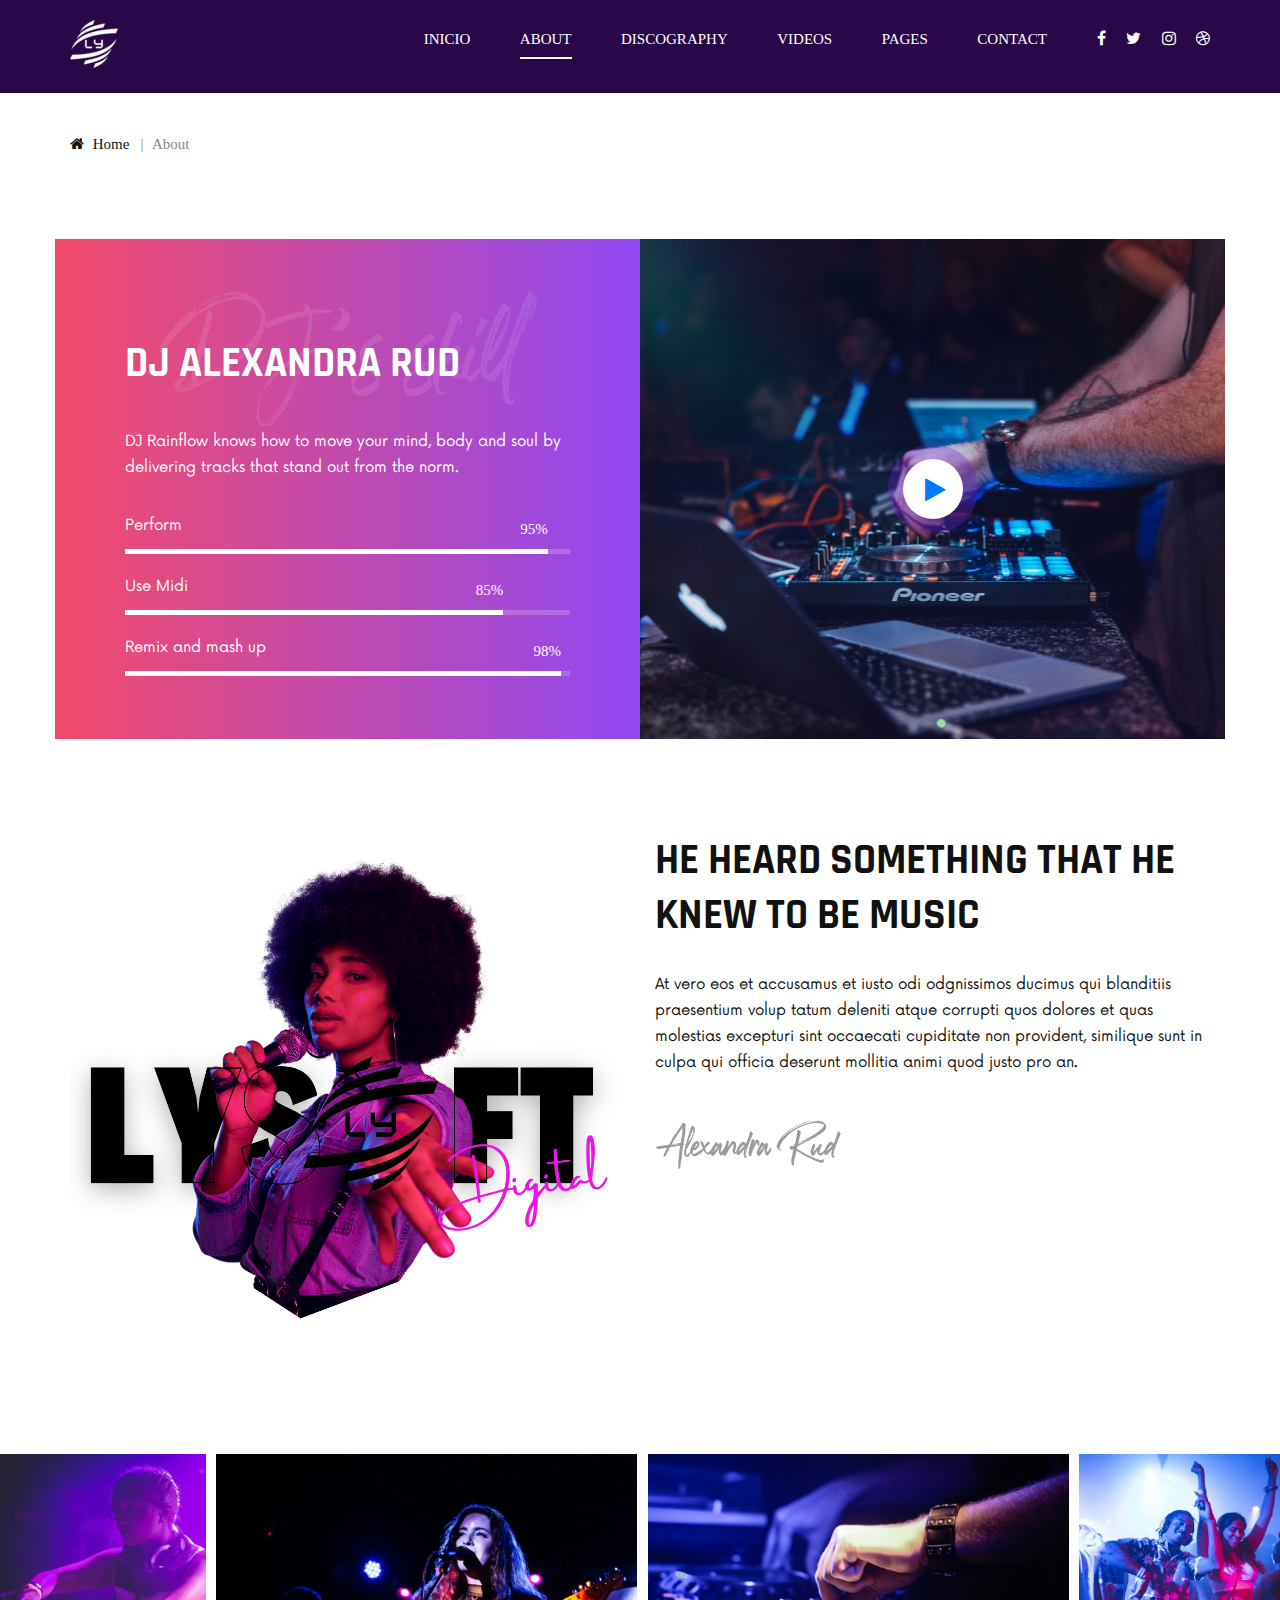
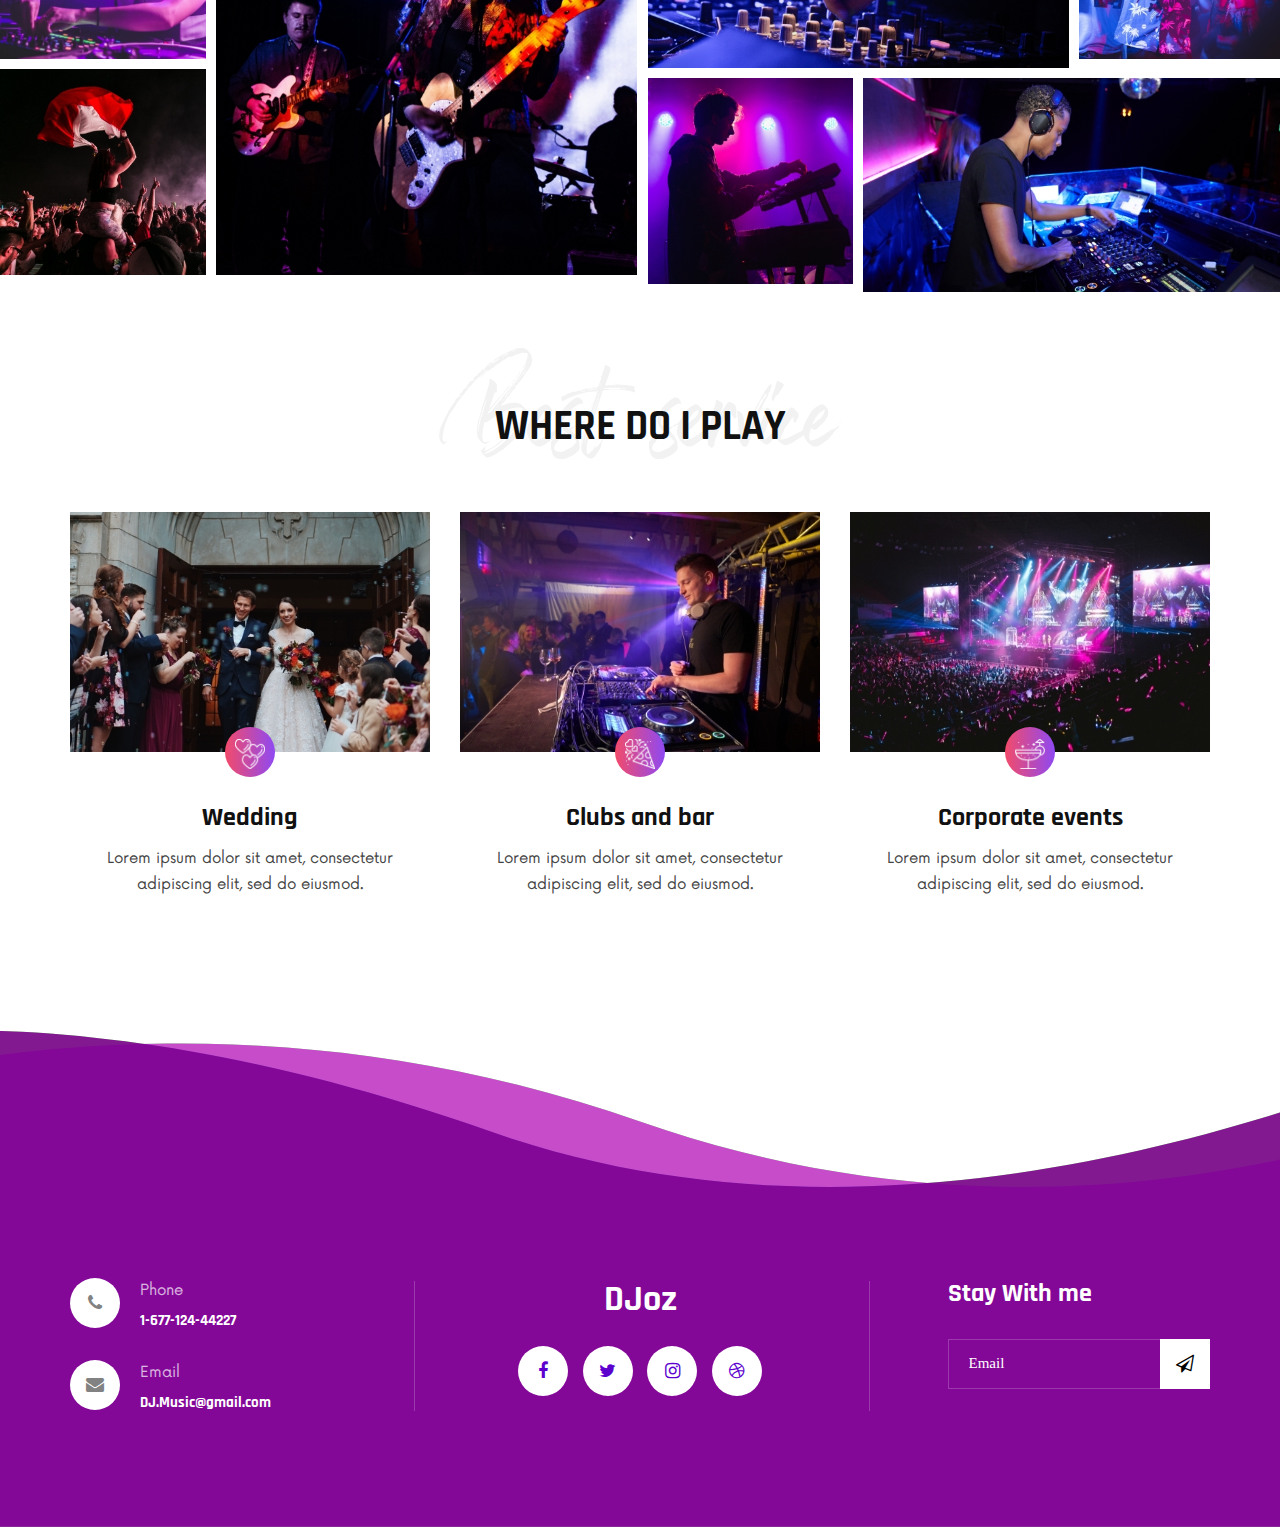
<file: about.html>
<!DOCTYPE html>
<html lang="zxx">

<head>
    <meta charset="UTF-8">
    <meta name="description" content="DJoz Template">
    <meta name="keywords" content="DJoz, unica, creative, html">
    <meta name="viewport" content="width=device-width, initial-scale=1.0">
    <meta http-equiv="X-UA-Compatible" content="ie=edge">
    <title>DJoz | Template</title>

    <!-- Google Font -->
    <link href="https://fonts.googleapis.com/css2?family=Rajdhani:wght@400;500;600;700&display=swap" rel="stylesheet">

    <!-- Css Styles -->
    <link rel="stylesheet" href="css/bootstrap.min.css" type="text/css">
    <link rel="stylesheet" href="css/font-awesome.min.css" type="text/css">
    <link rel="stylesheet" href="css/barfiller.css" type="text/css">
    <link rel="stylesheet" href="css/nowfont.css" type="text/css">
    <link rel="stylesheet" href="css/rockville.css" type="text/css">
    <link rel="stylesheet" href="css/magnific-popup.css" type="text/css">
    <link rel="stylesheet" href="css/owl.carousel.min.css" type="text/css">
    <link rel="stylesheet" href="css/slicknav.min.css" type="text/css">
    <link rel="stylesheet" href="css/style.css" type="text/css">
</head>

<body>
    <!-- Page Preloder -->
    <div id="preloder">
        <div class="loader"></div>
    </div>

    <!-- Header Section Begin -->
    <header class="header header--normal">
        <div class="container">
            <div class="row">
                <div class="col-lg-2 col-md-2">
                    <div class="header__logo">
                        <a href="./index.html"><img src="img/logo.png" alt=""></a>
                    </div>
                </div>
                <div class="col-lg-10 col-md-10">
                    <div class="header__nav">
                        <nav class="header__menu mobile-menu">
                            <ul>
                                <li><a href="./index.html">INICIO</a></li>
                                <li class="active"><a href="./about.html">About</a></li>
                                <li><a href="./discography.html">Discography</a></li>
                                <li><a href="./videos.html">Videos</a></li>
                                <li><a href="#">Pages</a>
                                    <ul class="dropdown">
                                        <li><a href="./about.html">About</a></li>
                                        <li><a href="./blog.html">Blog</a></li>
                                        <li><a href="./blog-details.html">Blog Details</a></li>
                                    </ul>
                                </li>
                                <li><a href="./contact.html">Contact</a></li>
                            </ul>
                        </nav>
                        <div class="header__right__social">
                            <a href="#"><i class="fa fa-facebook"></i></a>
                            <a href="#"><i class="fa fa-twitter"></i></a>
                            <a href="#"><i class="fa fa-instagram"></i></a>
                            <a href="#"><i class="fa fa-dribbble"></i></a>
                        </div>
                    </div>
                </div>
            </div>
            <div id="mobile-menu-wrap"></div>
        </div>
    </header>
    <!-- Header Section End -->

    <!-- Breadcrumb Begin -->
    <div class="breadcrumb-option">
        <div class="container">
            <div class="row">
                <div class="col-lg-12">
                    <div class="breadcrumb__links">
                        <a href="#"><i class="fa fa-home"></i> Home</a>
                        <span>About</span>
                    </div>
                </div>
            </div>
        </div>
    </div>
    <!-- Breadcrumb End -->

    <!-- Skills Section Begin -->
    <section class="skills spad">
        <div class="container">
            <div class="row">
                <div class="col-lg-6 p-0">
                    <div class="skills__content">
                        <div class="section-title">
                            <h2>DJ Alexandra Rud</h2>
                            <h1>DJ’s skill</h1>
                        </div>
                        <p>DJ Rainflow knows how to move your mind, body and soul by delivering tracks that stand out
                            from the norm.</p>
                        <div class="skill__bar__item">
                            <p>Perform</p>
                            <div id="bar1" class="barfiller">
                                <span class="tip"></span>
                                <span class="fill" data-percentage="95"></span>
                            </div>
                        </div>
                        <div class="skill__bar__item">
                            <p>Use Midi</p>
                            <div id="bar2" class="barfiller">
                                <span class="tip"></span>
                                <span class="fill" data-percentage="85"></span>
                            </div>
                        </div>
                        <div class="skill__bar__item">
                            <p>Remix and mash up</p>
                            <div id="bar3" class="barfiller">
                                <span class="tip"></span>
                                <span class="fill" data-percentage="98"></span>
                            </div>
                        </div>
                    </div>
                </div>
                <div class="col-lg-6 p-0">
                    <div class="skills__video set-bg" data-setbg="img/skill-video.jpg">
                        <a href="https://www.youtube.com/watch?v=S19UcWdOA-I?autoplay=1" class="play-btn video-popup"><i class="fa fa-play"></i></a>
                    </div>
                </div>
            </div>
        </div>
    </section>
    <!-- Skills Section End -->

    <!-- About Section Begin -->
    <section class="about about--page spad">
        <div class="container">
            <div class="row">
                <div class="col-lg-6">
                    <div class="about__pic">
                        <img src="img/about/about.png" alt="">
                    </div>
                </div>
                <div class="col-lg-6">
                    <div class="about__text">
                        <div class="section-title">
                            <h2>He heard something that he knew to be music</h2>
                        </div>
                        <p>At vero eos et accusamus et iusto odi odgnissimos ducimus qui blanditiis praesentium volup
                            tatum deleniti atque corrupti quos dolores et quas molestias excepturi sint occaecati
                            cupiditate non provident, similique sunt in culpa qui officia deserunt mollitia animi quod
                            justo pro an.</p>
                        <img src="img/about/signature.png" alt="">
                    </div>
                </div>
            </div>
        </div>
    </section>
    <!-- About Section End -->

    <!-- About Pic Begin -->
    <div class="about-pic">
        <div class="container-fluid">
            <div class="row">
                <div class="col-lg-6">
                    <div class="row">
                        <div class="col-lg-4 col-md-4 col-sm-4 p-0">
                            <img src="img/about/ap-1.jpg" alt="">
                            <img src="img/about/ap-2.jpg" alt="">
                        </div>
                        <div class="col-lg-8 col-md-8 col-sm-8 p-0">
                            <img src="img/about/ap-3.jpg" alt="">
                        </div>
                    </div>
                </div>
                <div class="col-lg-6">
                    <div class="row">
                        <div class="col-lg-8 col-md-8 col-sm-8 p-0">
                            <img src="img/about/ap-4.jpg" alt="">
                        </div>
                        <div class="col-lg-4 col-md-4 col-sm-4 p-0">
                            <img src="img/about/ap-5.jpg" alt="">
                        </div>
                        <div class="col-lg-4 col-md-4 col-sm-4 p-0">
                            <img src="img/about/ap-6.jpg" alt="">
                        </div>
                        <div class="col-lg-8 col-md-8 col-sm-8 p-0">
                            <img src="img/about/ap-7.jpg" alt="">
                        </div>
                    </div>
                </div>
            </div>
        </div>
    </div>
    <!-- About Pic End -->

    <!-- About Services Section Begin -->
    <section class="about-services spad">
        <div class="container">
            <div class="row">
                <div class="col-lg-12">
                    <div class="section-title center-title">
                        <h2>WHERE DO I PLAY</h2>
                        <h1>Best service</h1>
                    </div>
                </div>
            </div>
            <div class="row">
                <div class="col-lg-4 col-md-6 col-sm-6">
                    <div class="about__services__item">
                        <div class="about__services__item__pic set-bg" data-setbg="img/services/as-1.jpg">
                            <div class="icon">
                                <img src="img/services/as-icon-1.png" alt="">
                            </div>
                        </div>
                        <div class="about__services__item__text">
                            <h4>Wedding</h4>
                            <p>Lorem ipsum dolor sit amet, consectetur adipiscing elit, sed do eiusmod.</p>
                        </div>
                    </div>
                </div>
                <div class="col-lg-4 col-md-6 col-sm-6">
                    <div class="about__services__item">
                        <div class="about__services__item__pic set-bg" data-setbg="img/services/as-2.jpg">
                            <div class="icon">
                                <img src="img/services/as-icon-2.png" alt="">
                            </div>
                        </div>
                        <div class="about__services__item__text">
                            <h4>Clubs and bar</h4>
                            <p>Lorem ipsum dolor sit amet, consectetur adipiscing elit, sed do eiusmod.</p>
                        </div>
                    </div>
                </div>
                <div class="col-lg-4 col-md-6 col-sm-6">
                    <div class="about__services__item">
                        <div class="about__services__item__pic set-bg" data-setbg="img/services/as-3.jpg">
                            <div class="icon">
                                <img src="img/services/as-icon-3.png" alt="">
                            </div>
                        </div>
                        <div class="about__services__item__text">
                            <h4>Corporate events</h4>
                            <p>Lorem ipsum dolor sit amet, consectetur adipiscing elit, sed do eiusmod.</p>
                        </div>
                    </div>
                </div>
            </div>
        </div>
    </section>
    <!-- About Services Section End -->

    <!-- Footer Section Begin -->
    <footer class="footer footer--normal spad set-bg" data-setbg="img/footer-bg.png">
        <div class="container">
            <div class="row">
                <div class="col-lg-3 col-md-6">
                    <div class="footer__address">
                        <ul>
                            <li>
                                <i class="fa fa-phone"></i>
                                <p>Phone</p>
                                <h6>1-677-124-44227</h6>
                            </li>
                            <li>
                                <i class="fa fa-envelope"></i>
                                <p>Email</p>
                                <h6>DJ.Music@gmail.com</h6>
                            </li>
                        </ul>
                    </div>
                </div>
                <div class="col-lg-4 offset-lg-1 col-md-6">
                    <div class="footer__social">
                        <h2>DJoz</h2>
                        <div class="footer__social__links">
                            <a href="#"><i class="fa fa-facebook"></i></a>
                            <a href="#"><i class="fa fa-twitter"></i></a>
                            <a href="#"><i class="fa fa-instagram"></i></a>
                            <a href="#"><i class="fa fa-dribbble"></i></a>
                        </div>
                    </div>
                </div>
                <div class="col-lg-3 offset-lg-1 col-md-6">
                    <div class="footer__newslatter">
                        <h4>Stay With me</h4>
                        <form action="#">
                            <input type="text" placeholder="Email">
                            <button type="submit"><i class="fa fa-send-o"></i></button>
                        </form>
                    </div>
                </div>
            </div>
        </div>
    </footer>
    <!-- Footer Section End -->

    <!-- Js Plugins -->
    <script src="js/jquery-3.3.1.min.js"></script>
    <script src="js/bootstrap.min.js"></script>
    <script src="js/jquery.magnific-popup.min.js"></script>
    <script src="js/jquery.nicescroll.min.js"></script>
    <script src="js/jquery.barfiller.js"></script>
    <script src="js/jquery.countdown.min.js"></script>
    <script src="js/jquery.slicknav.js"></script>
    <script src="js/owl.carousel.min.js"></script>
    <script src="js/main.js"></script>

    <!-- Music Plugin -->
    <script src="js/jquery.jplayer.min.js"></script>
    <script src="js/jplayerInit.js"></script>
</body>

</html>
</file>
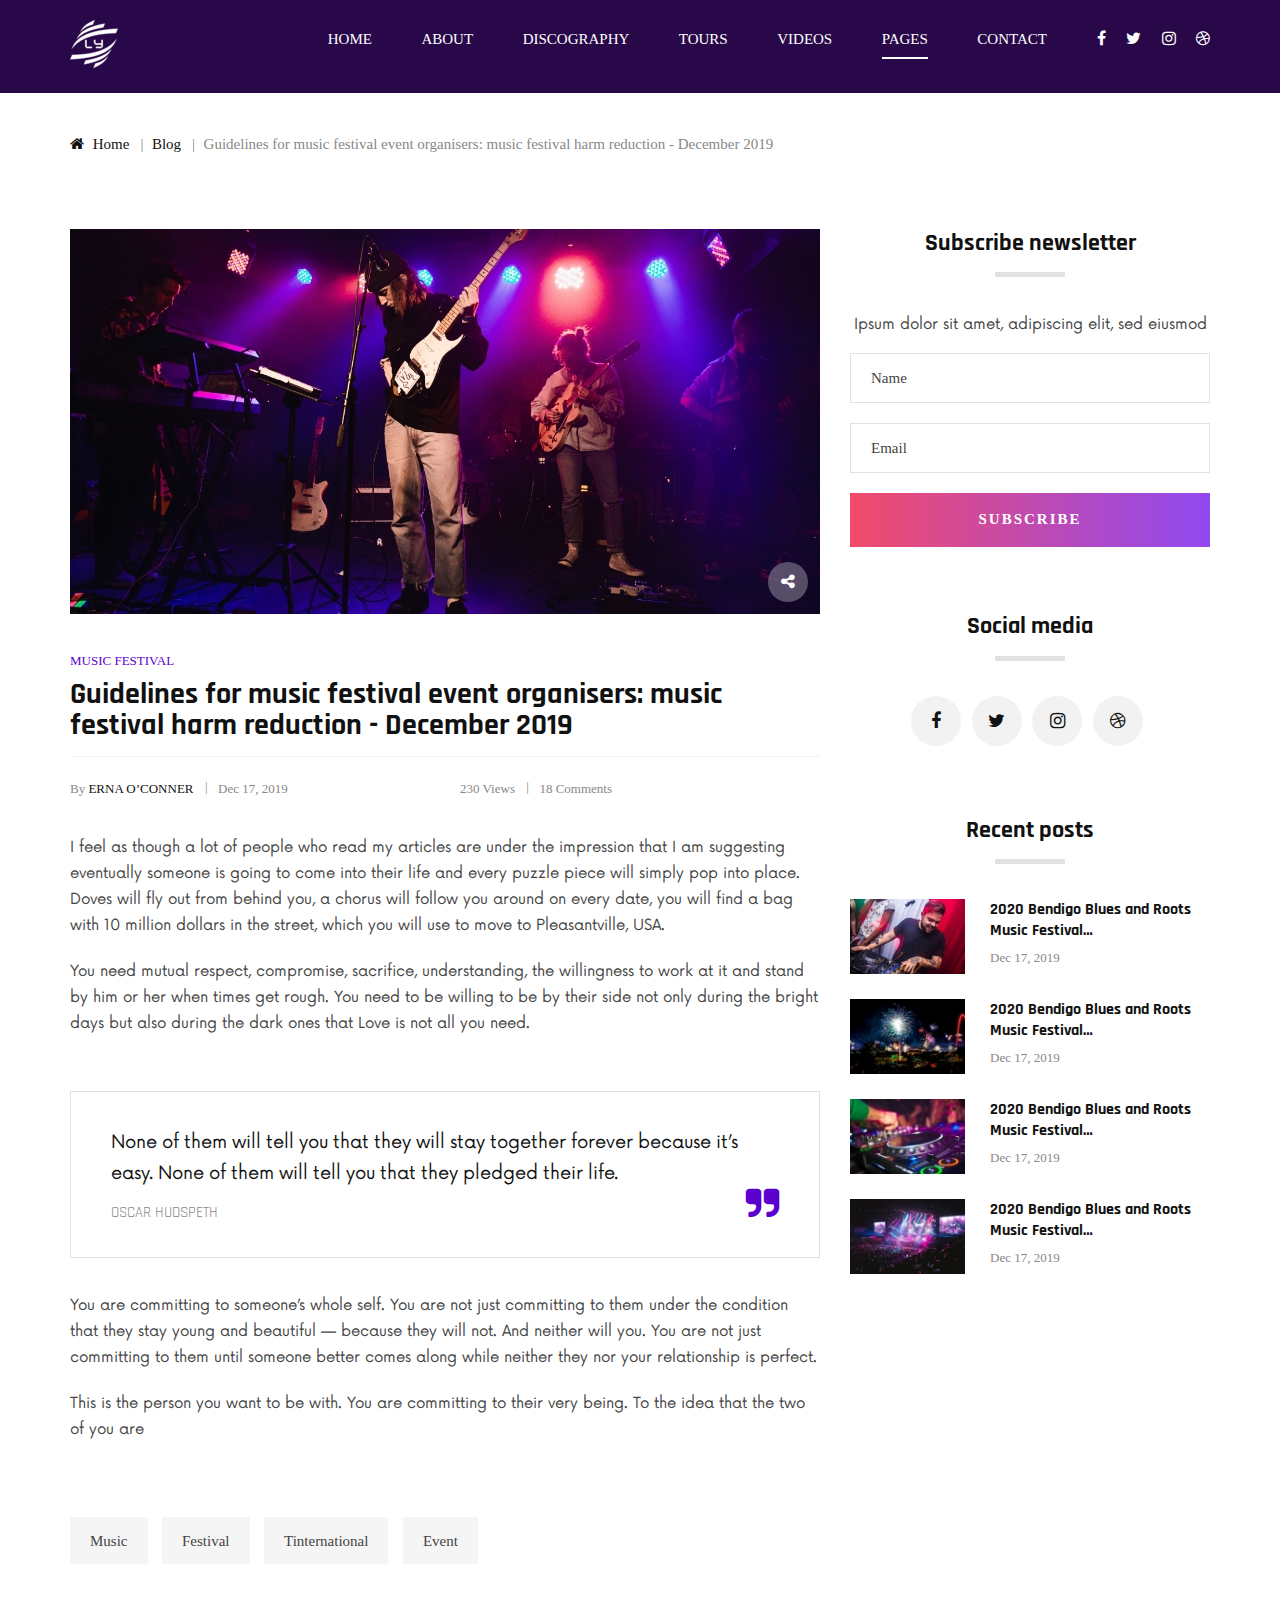
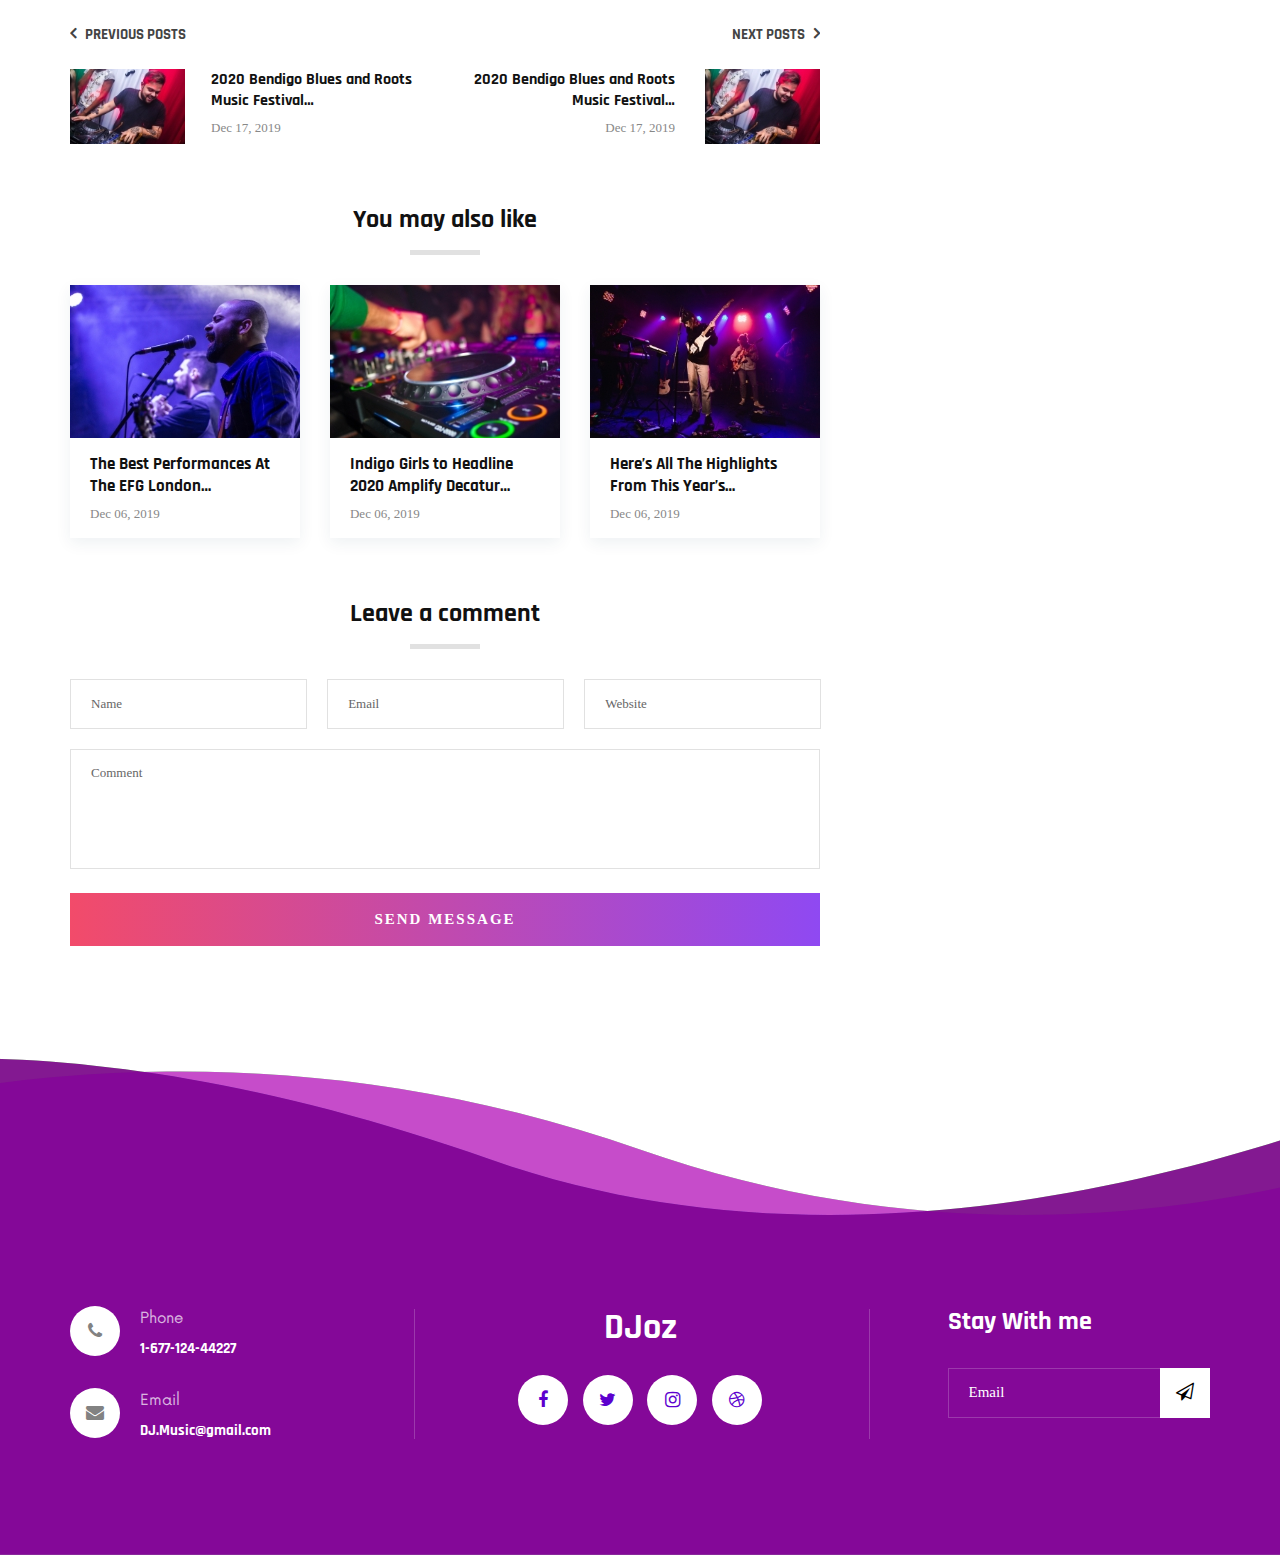
<file: blog-details.html>
<!DOCTYPE html>
<html lang="zxx">

<head>
    <meta charset="UTF-8">
    <meta name="description" content="DJoz Template">
    <meta name="keywords" content="DJoz, unica, creative, html">
    <meta name="viewport" content="width=device-width, initial-scale=1.0">
    <meta http-equiv="X-UA-Compatible" content="ie=edge">
    <title>DJoz | Template</title>

    <!-- Google Font -->
    <link href="https://fonts.googleapis.com/css2?family=Rajdhani:wght@400;500;600;700&display=swap" rel="stylesheet">

    <!-- Css Styles -->
    <link rel="stylesheet" href="css/bootstrap.min.css" type="text/css">
    <link rel="stylesheet" href="css/font-awesome.min.css" type="text/css">
    <link rel="stylesheet" href="css/barfiller.css" type="text/css">
    <link rel="stylesheet" href="css/nowfont.css" type="text/css">
    <link rel="stylesheet" href="css/rockville.css" type="text/css">
    <link rel="stylesheet" href="css/magnific-popup.css" type="text/css">
    <link rel="stylesheet" href="css/owl.carousel.min.css" type="text/css">
    <link rel="stylesheet" href="css/slicknav.min.css" type="text/css">
    <link rel="stylesheet" href="css/style.css" type="text/css">
</head>

<body>
    <!-- Page Preloder -->
    <div id="preloder">
        <div class="loader"></div>
    </div>

    <!-- Header Section Begin -->
    <header class="header header--normal">
        <div class="container">
            <div class="row">
                <div class="col-lg-2 col-md-2">
                    <div class="header__logo">
                        <a href="./index.html"><img src="img/logo.png" alt=""></a>
                    </div>
                </div>
                <div class="col-lg-10 col-md-10">
                    <div class="header__nav">
                        <nav class="header__menu mobile-menu">
                            <ul>
                                <li><a href="./index.html">Home</a></li>
                                <li><a href="./about.html">About</a></li>
                                <li><a href="./discography.html">Discography</a></li>
                                <li><a href="./tours.html">Tours</a></li>
                                <li><a href="./videos.html">Videos</a></li>
                                <li class="active"><a href="#">Pages</a>
                                    <ul class="dropdown">
                                        <li><a href="./about.html">About</a></li>
                                        <li><a href="./blog.html">Blog</a></li>
                                        <li><a href="./blog-details.html">Blog Details</a></li>
                                    </ul>
                                </li>
                                <li><a href="./contact.html">Contact</a></li>
                            </ul>
                        </nav>
                        <div class="header__right__social">
                            <a href="#"><i class="fa fa-facebook"></i></a>
                            <a href="#"><i class="fa fa-twitter"></i></a>
                            <a href="#"><i class="fa fa-instagram"></i></a>
                            <a href="#"><i class="fa fa-dribbble"></i></a>
                        </div>
                    </div>
                </div>
            </div>
            <div id="mobile-menu-wrap"></div>
        </div>
    </header>
    <!-- Header Section End -->

    <!-- Breadcrumb Begin -->
    <div class="breadcrumb-option">
        <div class="container">
            <div class="row">
                <div class="col-lg-12">
                    <div class="breadcrumb__links">
                        <a href="#"><i class="fa fa-home"></i> Home</a>
                        <a href="#">Blog</a>
                        <span>Guidelines for music festival event organisers: music festival harm reduction - December
                            2019</span>
                    </div>
                </div>
            </div>
        </div>
    </div>
    <!-- Breadcrumb End -->

    <!-- Blog Details Section Begin -->
    <section class="blog-details spad">
        <div class="container">
            <div class="row">
                <div class="col-lg-8">
                    <div class="blog__details__content">
                        <div class="blog__details__item">
                            <div class="blog__details__item__pic set-bg" data-setbg="img/blog/details/details-pic.jpg">
                                <a href="#"><i class="fa fa-share-alt"></i></a>
                            </div>
                            <div class="blog__details__item__text">
                                <span>Music festival</span>
                                <h3>Guidelines for music festival event organisers: music festival harm reduction -
                                    December 2019</h3>
                                <div class="blog__details__item__widget">
                                    <div class="row">
                                        <div class="col-lg-6">
                                            <ul>
                                                <li>By <span>Erna O’Conner</span></li>
                                                <li>Dec 17, 2019</li>
                                            </ul>
                                        </div>
                                        <div class="col-lg-6">
                                            <ul>
                                                <li>230 Views</li>
                                                <li>18 Comments</li>
                                            </ul>
                                        </div>
                                    </div>
                                </div>
                            </div>
                        </div>
                        <div class="blog__details__desc">
                            <p>I feel as though a lot of people who read my articles are under the impression that I am
                                suggesting eventually someone is going to come into their life and every puzzle piece
                                will simply pop into place. Doves will fly out from behind you, a chorus will follow you
                                around on every date, you will find a bag with 10 million dollars in the street, which
                                you will use to move to Pleasantville, USA.</p>
                            <p>You need mutual respect, compromise, sacrifice, understanding, the willingness to work at
                                it and stand by him or her when times get rough. You need to be willing to be by their
                                side not only during the bright days but also during the dark ones that Love is not all
                                you need.</p>
                        </div>
                        <div class="blog__details__quote">
                            <p>None of them will tell you that they will stay together forever because it’s easy. None
                                of them will tell you that they pledged their life.</p>
                            <h6>OSCAR HUDSPETH</h6>
                            <i class="fa fa-quote-right"></i>
                        </div>
                        <div class="blog__details__desc">
                            <p>You are committing to someone’s whole self. You are not just committing to them under the
                                condition that they stay young and beautiful — because they will not. And neither will
                                you. You are not just committing to them until someone better comes along while neither
                                they nor your relationship is perfect.</p>
                            <p>This is the person you want to be with. You are committing to their very being. To the
                                idea that the two of you are</p>
                        </div>
                        <div class="blog__details__tags">
                            <a href="#">Music</a>
                            <a href="#">Festival</a>
                            <a href="#">Tinternational</a>
                            <a href="#">Event</a>
                        </div>
                        <div class="blog__details__option">
                            <div class="row">
                                <div class="col-lg-6 col-md-6 col-sm-6">
                                    <a href="#" class="blog__option__btn">
                                        <h6 class="option__btn__name"><i class="fa fa-angle-left"></i> Previous posts
                                        </h6>
                                        <div class="blog__option__btn__item">
                                            <div class="blog__option__btn__pic">
                                                <img src="img/blog/details/blog-change.jpg" alt="">
                                            </div>
                                            <div class="blog__option__btn__text">
                                                <h6>2020 Bendigo Blues and Roots Music Festival…</h6>
                                                <span>Dec 17, 2019</span>
                                            </div>
                                        </div>
                                    </a>
                                </div>
                                <div class="col-lg-6 col-md-6 col-sm-6">
                                    <a href="#" class="blog__option__btn blog__option__btn--next">
                                        <h6 class="option__btn__name">Next posts <i class="fa fa-angle-right"></i></h6>
                                        <div class="blog__option__btn__item">
                                            <div class="blog__option__btn__pic">
                                                <img src="img/blog/details/blog-change.jpg" alt="">
                                            </div>
                                            <div class="blog__option__btn__text">
                                                <h6>2020 Bendigo Blues and Roots Music Festival…</h6>
                                                <span>Dec 17, 2019</span>
                                            </div>
                                        </div>
                                    </a>
                                </div>
                            </div>
                        </div>
                        <div class="blog__details__services">
                            <div class="row">
                                <div class="col-lg-12">
                                    <div class="blog__details__services__title">
                                        <h4>You may also like</h4>
                                    </div>
                                </div>
                            </div>
                            <div class="row">
                                <div class="col-lg-4 col-md-6 col-sm-6">
                                    <div class="blog__details__services__item">
                                        <div class="blog__details__services__item__pic">
                                            <img src="img/blog/details/bs-1.jpg" alt="">
                                        </div>
                                        <div class="blog__details__services__item__text">
                                            <h6><a href="#">The Best Performances At The EFG London…</a></h6>
                                            <span>Dec 06, 2019</span>
                                        </div>
                                    </div>
                                </div>
                                <div class="col-lg-4 col-md-6 col-sm-6">
                                    <div class="blog__details__services__item">
                                        <div class="blog__details__services__item__pic">
                                            <img src="img/blog/details/bs-2.jpg" alt="">
                                        </div>
                                        <div class="blog__details__services__item__text">
                                            <h6><a href="#">Indigo Girls to Headline 2020 Amplify Decatur…</a></h6>
                                            <span>Dec 06, 2019</span>
                                        </div>
                                    </div>
                                </div>
                                <div class="col-lg-4 col-md-6 col-sm-6">
                                    <div class="blog__details__services__item">
                                        <div class="blog__details__services__item__pic">
                                            <img src="img/blog/details/bs-3.jpg" alt="">
                                        </div>
                                        <div class="blog__details__services__item__text">
                                            <h6><a href="#">Here’s All The Highlights From This Year’s…</a></h6>
                                            <span>Dec 06, 2019</span>
                                        </div>
                                    </div>
                                </div>
                            </div>
                        </div>
                        <div class="blog__details__form">
                            <div class="blog__details__form__title">
                                <h4>Leave a comment</h4>
                            </div>
                            <form action="#">
                                <div class="input__list">
                                    <input type="text" placeholder="Name">
                                    <input type="text" placeholder="Email">
                                    <input type="text" placeholder="Website">
                                </div>
                                <textarea placeholder="Comment"></textarea>
                                <button type="submit" class="site-btn">SEND MESSAGE</button>
                            </form>
                        </div>
                    </div>
                </div>
                <div class="col-lg-4">
                    <div class="blog__sidebar">
                        <div class="blog__sidebar__item">
                            <div class="blog__sidebar__title">
                                <h4>Subscribe newsletter</h4>
                            </div>
                            <p>Ipsum dolor sit amet, adipiscing elit, sed eiusmod </p>
                            <form action="#">
                                <input type="text" placeholder="Name">
                                <input type="text" placeholder="Email">
                                <button type="submit" class="site-btn">Subscribe</button>
                            </form>
                        </div>
                        <div class="blog__sidebar__item">
                            <div class="blog__sidebar__title">
                                <h4>Social media</h4>
                            </div>
                            <div class="blog__sidebar__social">
                                <a href="#"><i class="fa fa-facebook"></i></a>
                                <a href="#"><i class="fa fa-twitter"></i></a>
                                <a href="#"><i class="fa fa-instagram"></i></a>
                                <a href="#"><i class="fa fa-dribbble"></i></a>
                            </div>
                        </div>
                        <div class="blog__sidebar__item">
                            <div class="blog__sidebar__title">
                                <h4>Recent posts</h4>
                            </div>
                            <a href="#" class="recent__item">
                                <div class="recent__item__pic">
                                    <img src="img/blog/br-1.jpg" alt="">
                                </div>
                                <div class="recent__item__text">
                                    <h6>2020 Bendigo Blues and Roots Music Festival…</h6>
                                    <span>Dec 17, 2019</span>
                                </div>
                            </a>
                            <a href="#" class="recent__item">
                                <div class="recent__item__pic">
                                    <img src="img/blog/br-2.jpg" alt="">
                                </div>
                                <div class="recent__item__text">
                                    <h6>2020 Bendigo Blues and Roots Music Festival…</h6>
                                    <span>Dec 17, 2019</span>
                                </div>
                            </a>
                            <a href="#" class="recent__item">
                                <div class="recent__item__pic">
                                    <img src="img/blog/br-3.jpg" alt="">
                                </div>
                                <div class="recent__item__text">
                                    <h6>2020 Bendigo Blues and Roots Music Festival…</h6>
                                    <span>Dec 17, 2019</span>
                                </div>
                            </a>
                            <a href="#" class="recent__item">
                                <div class="recent__item__pic">
                                    <img src="img/blog/br-4.jpg" alt="">
                                </div>
                                <div class="recent__item__text">
                                    <h6>2020 Bendigo Blues and Roots Music Festival…</h6>
                                    <span>Dec 17, 2019</span>
                                </div>
                            </a>
                        </div>
                    </div>
                </div>
            </div>
        </div>
    </section>
    <!-- Blog Details Section End -->

    <!-- Footer Section Begin -->
    <footer class="footer footer--normal spad set-bg" data-setbg="img/footer-bg.png">
        <div class="container">
            <div class="row">
                <div class="col-lg-3 col-md-6">
                    <div class="footer__address">
                        <ul>
                            <li>
                                <i class="fa fa-phone"></i>
                                <p>Phone</p>
                                <h6>1-677-124-44227</h6>
                            </li>
                            <li>
                                <i class="fa fa-envelope"></i>
                                <p>Email</p>
                                <h6>DJ.Music@gmail.com</h6>
                            </li>
                        </ul>
                    </div>
                </div>
                <div class="col-lg-4 offset-lg-1 col-md-6">
                    <div class="footer__social">
                        <h2>DJoz</h2>
                        <div class="footer__social__links">
                            <a href="#"><i class="fa fa-facebook"></i></a>
                            <a href="#"><i class="fa fa-twitter"></i></a>
                            <a href="#"><i class="fa fa-instagram"></i></a>
                            <a href="#"><i class="fa fa-dribbble"></i></a>
                        </div>
                    </div>
                </div>
                <div class="col-lg-3 offset-lg-1 col-md-6">
                    <div class="footer__newslatter">
                        <h4>Stay With me</h4>
                        <form action="#">
                            <input type="text" placeholder="Email">
                            <button type="submit"><i class="fa fa-send-o"></i></button>
                        </form>
                    </div>
                </div>
            </div>
        </div>
    </footer>
    <!-- Footer Section End -->

    <!-- Js Plugins -->
    <script src="js/jquery-3.3.1.min.js"></script>
    <script src="js/bootstrap.min.js"></script>
    <script src="js/jquery.magnific-popup.min.js"></script>
    <script src="js/jquery.nicescroll.min.js"></script>
    <script src="js/jquery.barfiller.js"></script>
    <script src="js/jquery.countdown.min.js"></script>
    <script src="js/jquery.slicknav.js"></script>
    <script src="js/owl.carousel.min.js"></script>
    <script src="js/main.js"></script>

    <!-- Music Plugin -->
    <script src="js/jquery.jplayer.min.js"></script>
    <script src="js/jplayerInit.js"></script>
</body>

</html>
</file>
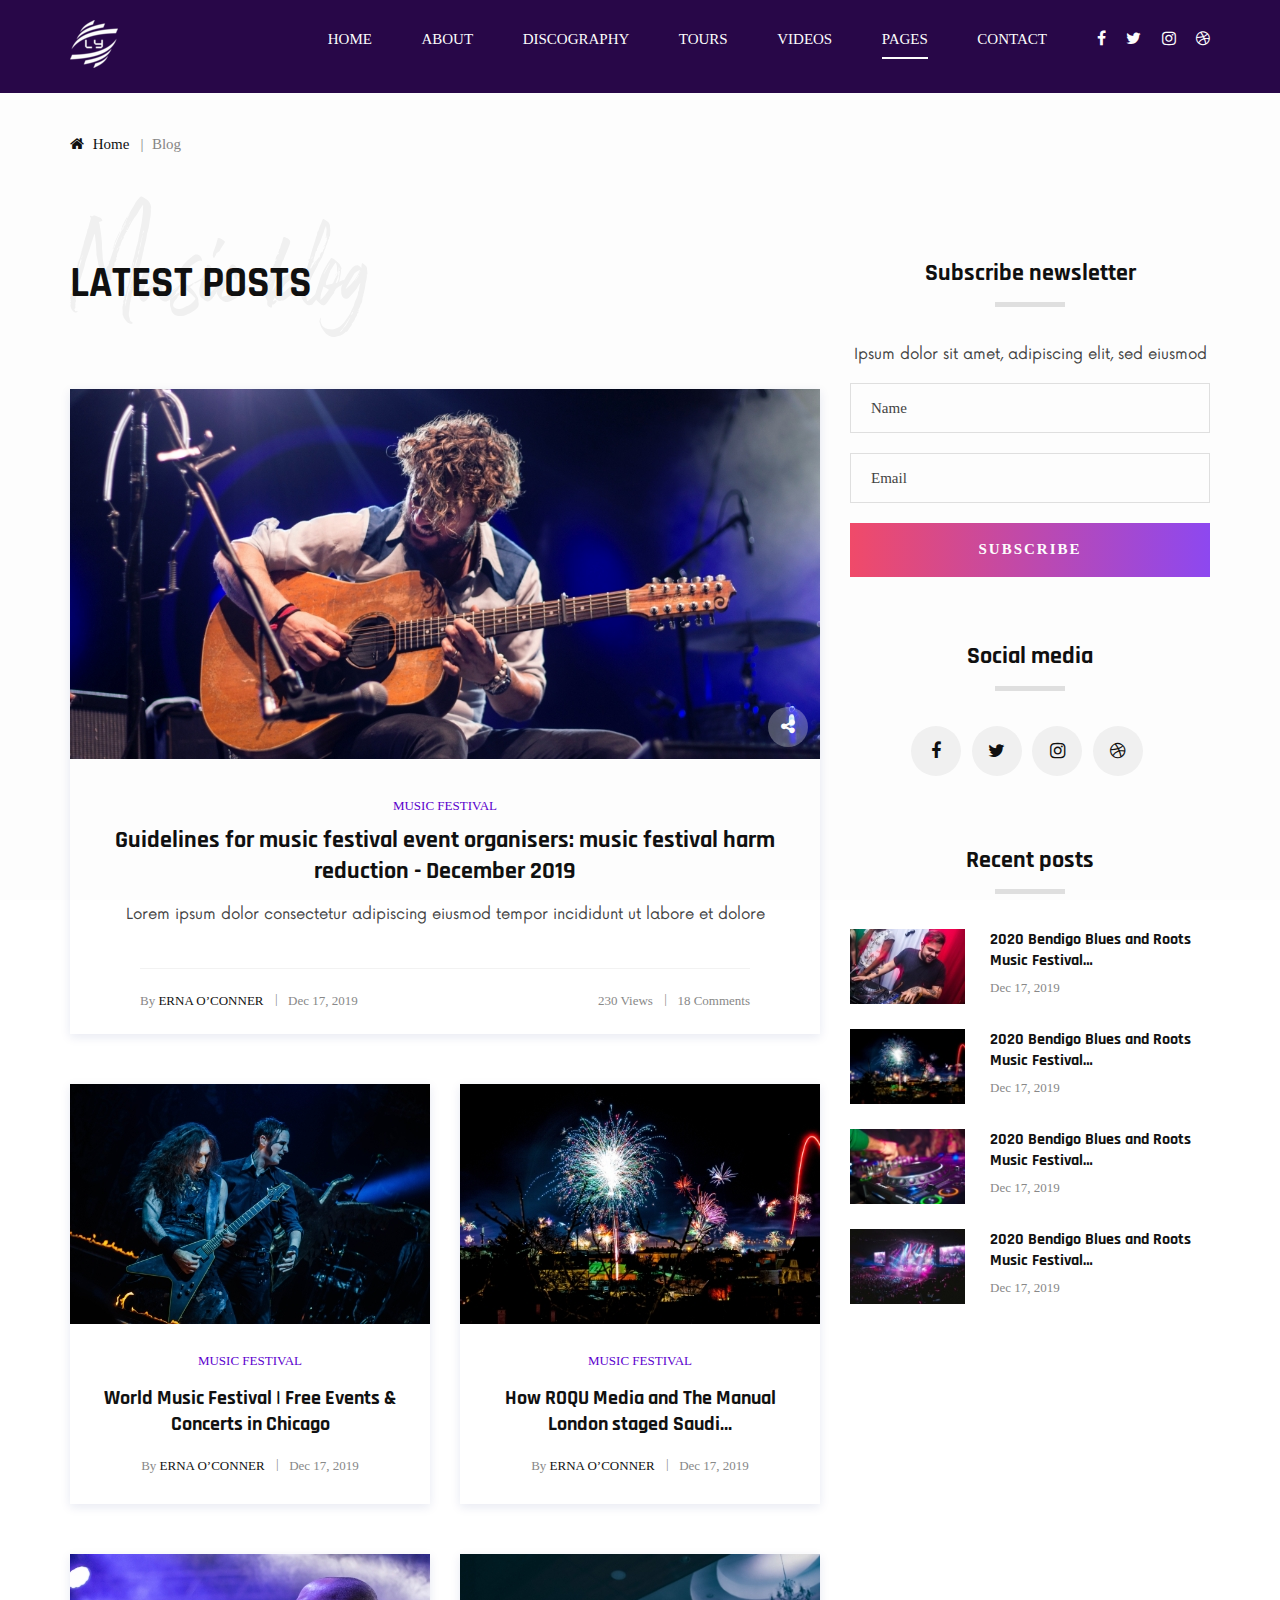
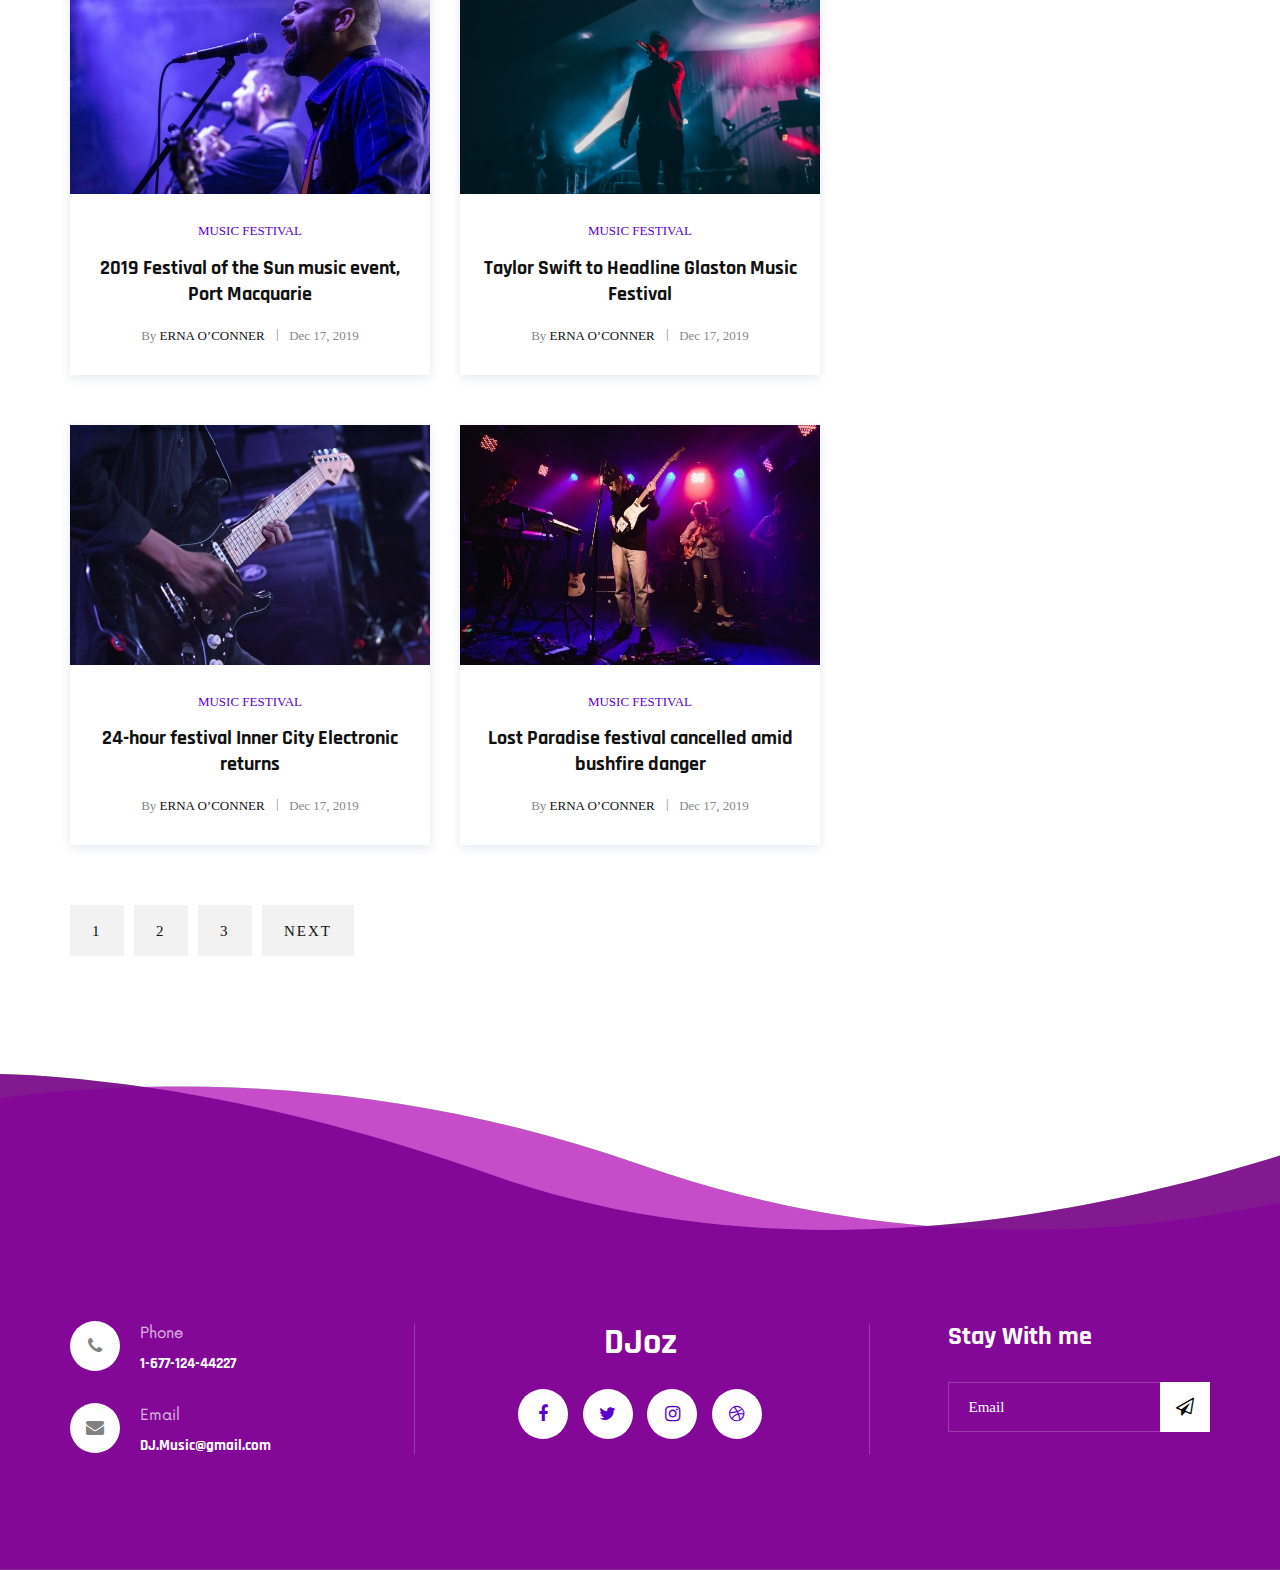
<file: blog.html>
<!DOCTYPE html>
<html lang="zxx">

<head>
    <meta charset="UTF-8">
    <meta name="description" content="DJoz Template">
    <meta name="keywords" content="DJoz, unica, creative, html">
    <meta name="viewport" content="width=device-width, initial-scale=1.0">
    <meta http-equiv="X-UA-Compatible" content="ie=edge">
    <title>DJoz | Template</title>

    <!-- Google Font -->
    <link href="https://fonts.googleapis.com/css2?family=Rajdhani:wght@400;500;600;700&display=swap" rel="stylesheet">

    <!-- Css Styles -->
    <link rel="stylesheet" href="css/bootstrap.min.css" type="text/css">
    <link rel="stylesheet" href="css/font-awesome.min.css" type="text/css">
    <link rel="stylesheet" href="css/barfiller.css" type="text/css">
    <link rel="stylesheet" href="css/nowfont.css" type="text/css">
    <link rel="stylesheet" href="css/rockville.css" type="text/css">
    <link rel="stylesheet" href="css/magnific-popup.css" type="text/css">
    <link rel="stylesheet" href="css/owl.carousel.min.css" type="text/css">
    <link rel="stylesheet" href="css/slicknav.min.css" type="text/css">
    <link rel="stylesheet" href="css/style.css" type="text/css">
</head>

<body>
    <!-- Page Preloder -->
    <div id="preloder">
        <div class="loader"></div>
    </div>

    <!-- Header Section Begin -->
    <header class="header header--normal">
        <div class="container">
            <div class="row">
                <div class="col-lg-2 col-md-2">
                    <div class="header__logo">
                        <a href="./index.html"><img src="img/logo.png" alt=""></a>
                    </div>
                </div>
                <div class="col-lg-10 col-md-10">
                    <div class="header__nav">
                        <nav class="header__menu mobile-menu">
                            <ul>
                                <li><a href="./index.html">Home</a></li>
                                <li><a href="./about.html">About</a></li>
                                <li><a href="./discography.html">Discography</a></li>
                                <li><a href="./tours.html">Tours</a></li>
                                <li><a href="./videos.html">Videos</a></li>
                                <li class="active"><a href="#">Pages</a>
                                    <ul class="dropdown">
                                        <li><a href="./about.html">About</a></li>
                                        <li><a href="./blog.html">Blog</a></li>
                                        <li><a href="./blog-details.html">Blog Details</a></li>
                                    </ul>
                                </li>
                                <li><a href="./contact.html">Contact</a></li>
                            </ul>
                        </nav>
                        <div class="header__right__social">
                            <a href="#"><i class="fa fa-facebook"></i></a>
                            <a href="#"><i class="fa fa-twitter"></i></a>
                            <a href="#"><i class="fa fa-instagram"></i></a>
                            <a href="#"><i class="fa fa-dribbble"></i></a>
                        </div>
                    </div>
                </div>
            </div>
            <div id="mobile-menu-wrap"></div>
        </div>
    </header>
    <!-- Header Section End -->

    <!-- Breadcrumb Begin -->
    <div class="breadcrumb-option">
        <div class="container">
            <div class="row">
                <div class="col-lg-12">
                    <div class="breadcrumb__links">
                        <a href="#"><i class="fa fa-home"></i> Home</a>
                        <span>Blog</span>
                    </div>
                </div>
            </div>
        </div>
    </div>
    <!-- Breadcrumb End -->

    <!-- Blog Section Begin -->
    <section class="blog spad">
        <div class="container">
            <div class="row">
                <div class="col-lg-8">
                    <div class="section-title">
                        <h2>Latest posts</h2>
                        <h1>Music blog</h1>
                    </div>
                    <div class="blog__large">
                        <div class="blog__large__pic set-bg" data-setbg="img/blog/large-item.jpg">
                            <a href="#"><i class="fa fa-share-alt"></i></a>
                        </div>
                        <div class="blog__large__text">
                            <span>Music festival</span>
                            <h4>Guidelines for music festival event organisers: music festival harm reduction - December
                                2019</h4>
                            <p>Lorem ipsum dolor consectetur adipiscing eiusmod tempor incididunt ut labore et dolore
                            </p>
                            <div class="blog__large__widget">
                                <div class="row">
                                    <div class="col-lg-6 col-md-6">
                                        <ul>
                                            <li>By <span>Erna O’Conner</span></li>
                                            <li>Dec 17, 2019</li>
                                        </ul>
                                    </div>
                                    <div class="col-lg-6 col-md-6">
                                        <ul class="right__widget">
                                            <li>230 Views</li>
                                            <li>18 Comments</li>
                                        </ul>
                                    </div>
                                </div>
                            </div>
                        </div>
                    </div>
                    <div class="row">
                        <div class="col-lg-6 col-md-6 col-sm-6">
                            <div class="blog__item">
                                <div class="blog__item__pic">
                                    <img src="img/blog/blog-1.jpg" alt="">
                                </div>
                                <div class="blog__item__text">
                                    <span>Music festival</span>
                                    <h5>World Music Festival | Free Events & Concerts in Chicago</h5>
                                    <ul>
                                        <li>By <span>Erna O’Conner</span></li>
                                        <li>Dec 17, 2019</li>
                                    </ul>
                                </div>
                            </div>
                        </div>
                        <div class="col-lg-6 col-md-6 col-sm-6">
                            <div class="blog__item">
                                <div class="blog__item__pic">
                                    <img src="img/blog/blog-2.jpg" alt="">
                                </div>
                                <div class="blog__item__text">
                                    <span>Music festival</span>
                                    <h5>How ROQU Media and The Manual London staged Saudi…</h5>
                                    <ul>
                                        <li>By <span>Erna O’Conner</span></li>
                                        <li>Dec 17, 2019</li>
                                    </ul>
                                </div>
                            </div>
                        </div>
                        <div class="col-lg-6 col-md-6 col-sm-6">
                            <div class="blog__item">
                                <div class="blog__item__pic">
                                    <img src="img/blog/blog-3.jpg" alt="">
                                </div>
                                <div class="blog__item__text">
                                    <span>Music festival</span>
                                    <h5>2019 Festival of the Sun music event, Port Macquarie</h5>
                                    <ul>
                                        <li>By <span>Erna O’Conner</span></li>
                                        <li>Dec 17, 2019</li>
                                    </ul>
                                </div>
                            </div>
                        </div>
                        <div class="col-lg-6 col-md-6 col-sm-6">
                            <div class="blog__item">
                                <div class="blog__item__pic">
                                    <img src="img/blog/blog-4.jpg" alt="">
                                </div>
                                <div class="blog__item__text">
                                    <span>Music festival</span>
                                    <h5>Taylor Swift to Headline Glaston Music Festival</h5>
                                    <ul>
                                        <li>By <span>Erna O’Conner</span></li>
                                        <li>Dec 17, 2019</li>
                                    </ul>
                                </div>
                            </div>
                        </div>
                        <div class="col-lg-6 col-md-6 col-sm-6">
                            <div class="blog__item">
                                <div class="blog__item__pic">
                                    <img src="img/blog/blog-5.jpg" alt="">
                                </div>
                                <div class="blog__item__text">
                                    <span>Music festival</span>
                                    <h5>24-hour festival Inner City Electronic returns</h5>
                                    <ul>
                                        <li>By <span>Erna O’Conner</span></li>
                                        <li>Dec 17, 2019</li>
                                    </ul>
                                </div>
                            </div>
                        </div>
                        <div class="col-lg-6 col-md-6 col-sm-6">
                            <div class="blog__item">
                                <div class="blog__item__pic">
                                    <img src="img/blog/blog-6.jpg" alt="">
                                </div>
                                <div class="blog__item__text">
                                    <span>Music festival</span>
                                    <h5>Lost Paradise festival cancelled amid bushfire danger</h5>
                                    <ul>
                                        <li>By <span>Erna O’Conner</span></li>
                                        <li>Dec 17, 2019</li>
                                    </ul>
                                </div>
                            </div>
                        </div>
                        <div class="col-lg-12">
                            <div class="pagination__links blog__pagination">
                                <a href="#">1</a>
                                <a href="#">2</a>
                                <a href="#">3</a>
                                <a href="#">Next</a>
                            </div>
                        </div>
                    </div>
                </div>
                <div class="col-lg-4">
                    <div class="blog__sidebar">
                        <div class="blog__sidebar__item">
                            <div class="blog__sidebar__title">
                                <h4>Subscribe newsletter</h4>
                            </div>
                            <p>Ipsum dolor sit amet, adipiscing elit, sed eiusmod </p>
                            <form action="#">
                                <input type="text" placeholder="Name">
                                <input type="text" placeholder="Email">
                                <button type="submit" class="site-btn">Subscribe</button>
                            </form>
                        </div>
                        <div class="blog__sidebar__item">
                            <div class="blog__sidebar__title">
                                <h4>Social media</h4>
                            </div>
                            <div class="blog__sidebar__social">
                                <a href="#"><i class="fa fa-facebook"></i></a>
                                <a href="#"><i class="fa fa-twitter"></i></a>
                                <a href="#"><i class="fa fa-instagram"></i></a>
                                <a href="#"><i class="fa fa-dribbble"></i></a>
                            </div>
                        </div>
                        <div class="blog__sidebar__item">
                            <div class="blog__sidebar__title">
                                <h4>Recent posts</h4>
                            </div>
                            <a href="#" class="recent__item">
                                <div class="recent__item__pic">
                                    <img src="img/blog/br-1.jpg" alt="">
                                </div>
                                <div class="recent__item__text">
                                    <h6>2020 Bendigo Blues and Roots Music Festival…</h6>
                                    <span>Dec 17, 2019</span>
                                </div>
                            </a>
                            <a href="#" class="recent__item">
                                <div class="recent__item__pic">
                                    <img src="img/blog/br-2.jpg" alt="">
                                </div>
                                <div class="recent__item__text">
                                    <h6>2020 Bendigo Blues and Roots Music Festival…</h6>
                                    <span>Dec 17, 2019</span>
                                </div>
                            </a>
                            <a href="#" class="recent__item">
                                <div class="recent__item__pic">
                                    <img src="img/blog/br-3.jpg" alt="">
                                </div>
                                <div class="recent__item__text">
                                    <h6>2020 Bendigo Blues and Roots Music Festival…</h6>
                                    <span>Dec 17, 2019</span>
                                </div>
                            </a>
                            <a href="#" class="recent__item">
                                <div class="recent__item__pic">
                                    <img src="img/blog/br-4.jpg" alt="">
                                </div>
                                <div class="recent__item__text">
                                    <h6>2020 Bendigo Blues and Roots Music Festival…</h6>
                                    <span>Dec 17, 2019</span>
                                </div>
                            </a>
                        </div>
                    </div>
                </div>
            </div>
        </div>
    </section>
    <!-- Blog Section End -->

    <!-- Footer Section Begin -->
    <footer class="footer footer--normal spad set-bg" data-setbg="img/footer-bg.png">
        <div class="container">
            <div class="row">
                <div class="col-lg-3 col-md-6">
                    <div class="footer__address">
                        <ul>
                            <li>
                                <i class="fa fa-phone"></i>
                                <p>Phone</p>
                                <h6>1-677-124-44227</h6>
                            </li>
                            <li>
                                <i class="fa fa-envelope"></i>
                                <p>Email</p>
                                <h6>DJ.Music@gmail.com</h6>
                            </li>
                        </ul>
                    </div>
                </div>
                <div class="col-lg-4 offset-lg-1 col-md-6">
                    <div class="footer__social">
                        <h2>DJoz</h2>
                        <div class="footer__social__links">
                            <a href="#"><i class="fa fa-facebook"></i></a>
                            <a href="#"><i class="fa fa-twitter"></i></a>
                            <a href="#"><i class="fa fa-instagram"></i></a>
                            <a href="#"><i class="fa fa-dribbble"></i></a>
                        </div>
                    </div>
                </div>
                <div class="col-lg-3 offset-lg-1 col-md-6">
                    <div class="footer__newslatter">
                        <h4>Stay With me</h4>
                        <form action="#">
                            <input type="text" placeholder="Email">
                            <button type="submit"><i class="fa fa-send-o"></i></button>
                        </form>
                    </div>
                </div>
            </div>
        </div>
    </footer>
    <!-- Footer Section End -->

    <!-- Js Plugins -->
    <script src="js/jquery-3.3.1.min.js"></script>
    <script src="js/bootstrap.min.js"></script>
    <script src="js/jquery.magnific-popup.min.js"></script>
    <script src="js/jquery.nicescroll.min.js"></script>
    <script src="js/jquery.barfiller.js"></script>
    <script src="js/jquery.countdown.min.js"></script>
    <script src="js/jquery.slicknav.js"></script>
    <script src="js/owl.carousel.min.js"></script>
    <script src="js/main.js"></script>

    <!-- Music Plugin -->
    <script src="js/jquery.jplayer.min.js"></script>
    <script src="js/jplayerInit.js"></script>
</body>

</html>
</file>
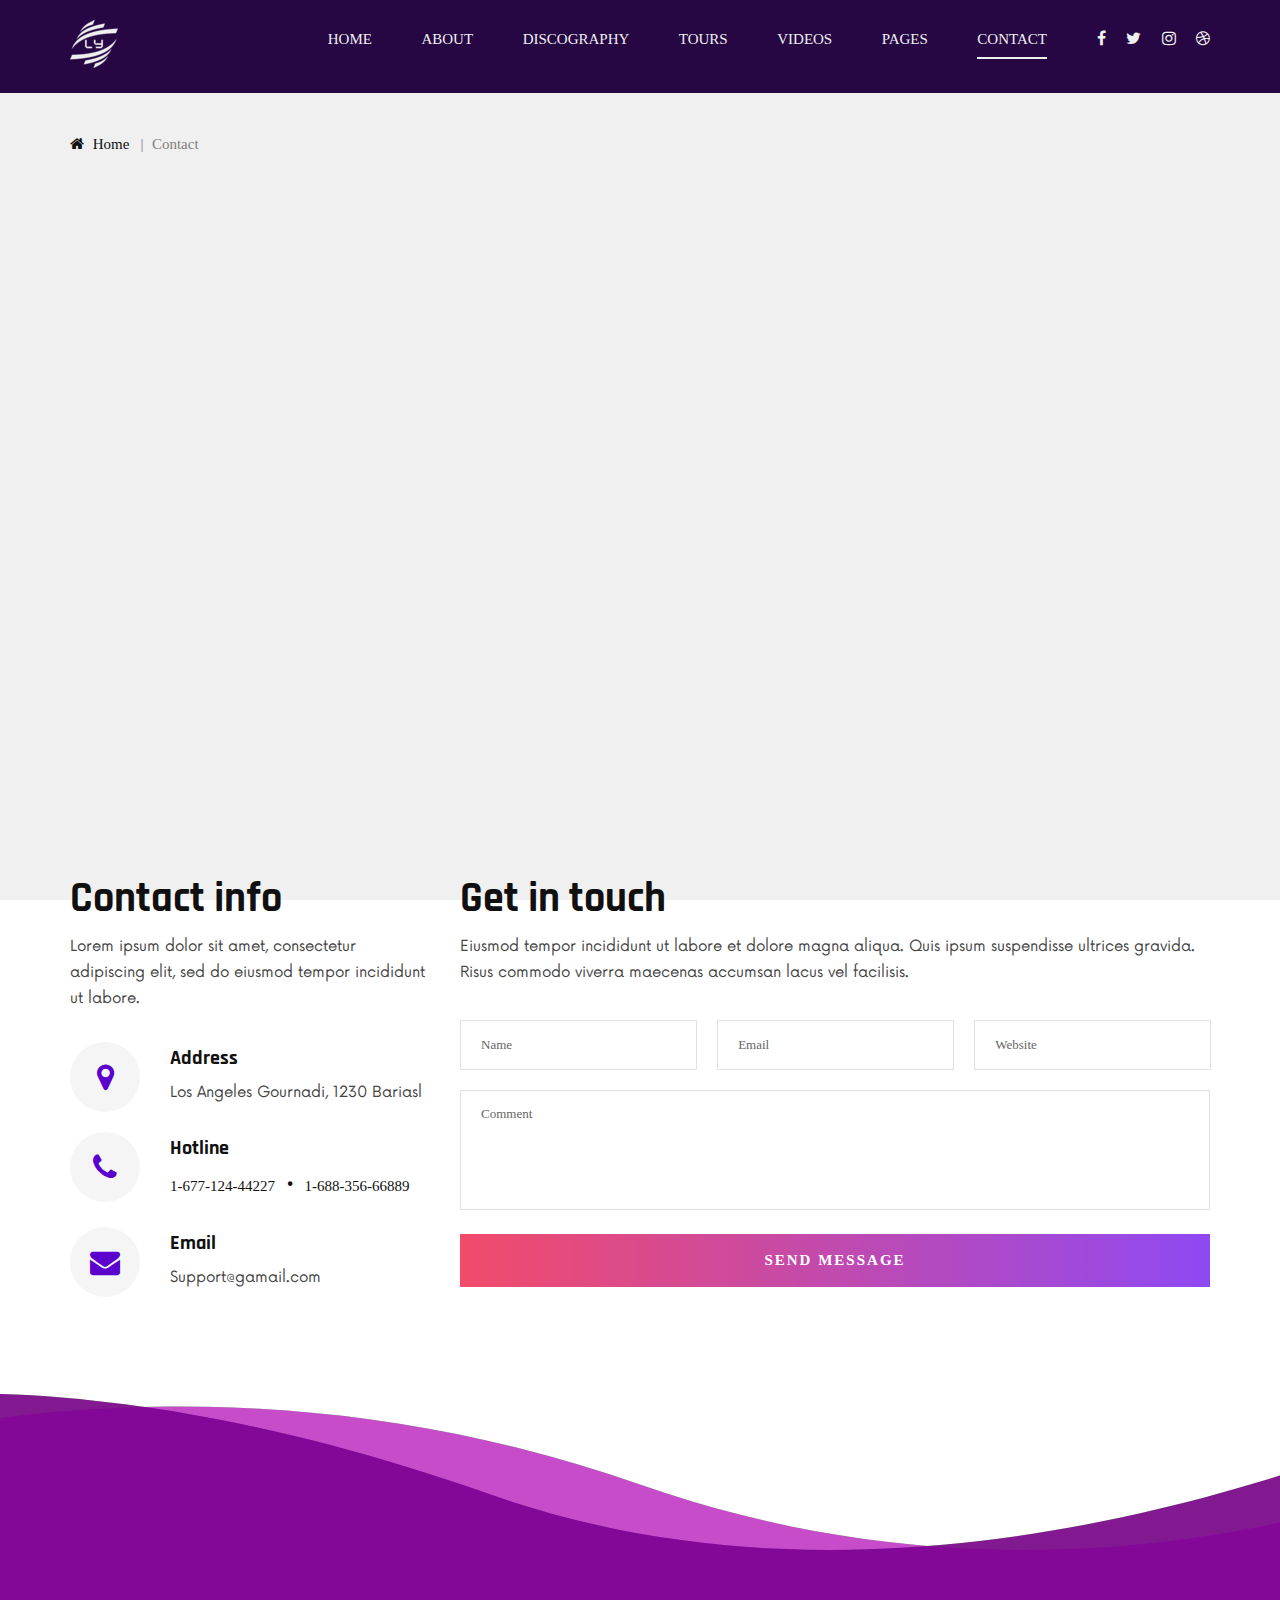
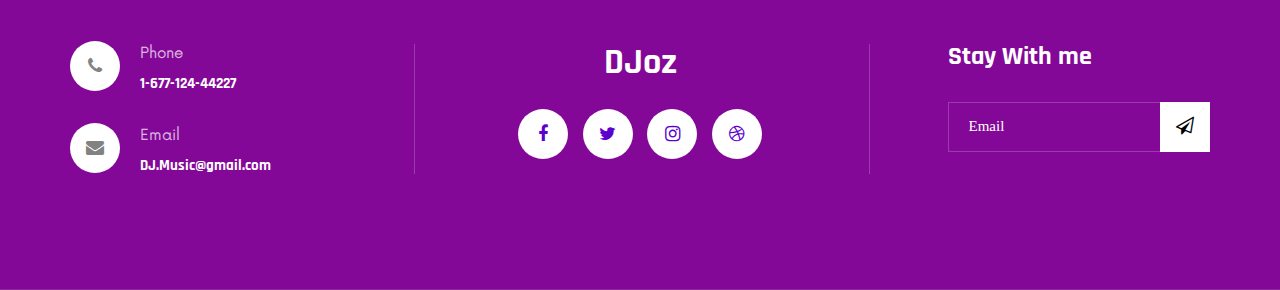
<file: contact.html>
<!DOCTYPE html>
<html lang="zxx">

<head>
    <meta charset="UTF-8">
    <meta name="description" content="DJoz Template">
    <meta name="keywords" content="DJoz, unica, creative, html">
    <meta name="viewport" content="width=device-width, initial-scale=1.0">
    <meta http-equiv="X-UA-Compatible" content="ie=edge">
    <title>DJoz | Template</title>

    <!-- Google Font -->
    <link href="https://fonts.googleapis.com/css2?family=Rajdhani:wght@400;500;600;700&display=swap" rel="stylesheet">

    <!-- Css Styles -->
    <link rel="stylesheet" href="css/bootstrap.min.css" type="text/css">
    <link rel="stylesheet" href="css/font-awesome.min.css" type="text/css">
    <link rel="stylesheet" href="css/barfiller.css" type="text/css">
    <link rel="stylesheet" href="css/nowfont.css" type="text/css">
    <link rel="stylesheet" href="css/rockville.css" type="text/css">
    <link rel="stylesheet" href="css/magnific-popup.css" type="text/css">
    <link rel="stylesheet" href="css/owl.carousel.min.css" type="text/css">
    <link rel="stylesheet" href="css/slicknav.min.css" type="text/css">
    <link rel="stylesheet" href="css/style.css" type="text/css">
</head>

<body>
    <!-- Page Preloder -->
    <div id="preloder">
        <div class="loader"></div>
    </div>

    <!-- Header Section Begin -->
    <header class="header header--normal">
        <div class="container">
            <div class="row">
                <div class="col-lg-2 col-md-2">
                    <div class="header__logo">
                        <a href="./index.html"><img src="img/logo.png" alt=""></a>
                    </div>
                </div>
                <div class="col-lg-10 col-md-10">
                    <div class="header__nav">
                        <nav class="header__menu mobile-menu">
                            <ul>
                                <li><a href="./index.html">Home</a></li>
                                <li><a href="./about.html">About</a></li>
                                <li><a href="./discography.html">Discography</a></li>
                                <li><a href="./tours.html">Tours</a></li>
                                <li><a href="./videos.html">Videos</a></li>
                                <li><a href="#">Pages</a>
                                    <ul class="dropdown">
                                        <li><a href="./about.html">About</a></li>
                                        <li><a href="./blog.html">Blog</a></li>
                                        <li><a href="./blog-details.html">Blog Details</a></li>
                                    </ul>
                                </li>
                                <li class="active"><a href="./contact.html">Contact</a></li>
                            </ul>
                        </nav>
                        <div class="header__right__social">
                            <a href="#"><i class="fa fa-facebook"></i></a>
                            <a href="#"><i class="fa fa-twitter"></i></a>
                            <a href="#"><i class="fa fa-instagram"></i></a>
                            <a href="#"><i class="fa fa-dribbble"></i></a>
                        </div>
                    </div>
                </div>
            </div>
            <div id="mobile-menu-wrap"></div>
        </div>
    </header>
    <!-- Header Section End -->

    <!-- Breadcrumb Begin -->
    <div class="breadcrumb-option">
        <div class="container">
            <div class="row">
                <div class="col-lg-12">
                    <div class="breadcrumb__links">
                        <a href="#"><i class="fa fa-home"></i> Home</a>
                        <span>Contact</span>
                    </div>
                </div>
            </div>
        </div>
    </div>
    <!-- Breadcrumb End -->

    <!-- Map Begin -->
    <div class="map">
        <div class="container">
            <iframe
                src="https://www.google.com/maps/embed?pb=!1m18!1m12!1m3!1d2942.5524090066037!2d-71.10245469994108!3d42.47980730490846!2m3!1f0!2f0!3f0!3m2!1i1024!2i768!4f13.1!3m3!1m2!1s0x89e3748250c43a43%3A0xe1b9879a5e9b6657!2sWinter%20Street%20Public%20Parking%20Lot!5e0!3m2!1sen!2sbd!4v1577299251173!5m2!1sen!2sbd"
                height="585" style="border:0;" allowfullscreen=""></iframe>
        </div>
    </div>
    <!-- Map End -->

    <!-- Contact Section Begin -->
    <section class="contact spad">
        <div class="container">
            <div class="row">
                <div class="col-lg-4">
                    <div class="contact__address">
                        <div class="section-title">
                            <h2>Contact info</h2>
                        </div>
                        <p>Lorem ipsum dolor sit amet, consectetur adipiscing elit, sed do eiusmod tempor incididunt ut
                            labore.</p>
                        <ul>
                            <li>
                                <i class="fa fa-map-marker"></i>
                                <h5>Address</h5>
                                <p>Los Angeles Gournadi, 1230 Bariasl</p>
                            </li>
                            <li>
                                <i class="fa fa-phone"></i>
                                <h5>Hotline</h5>
                                <span>1-677-124-44227</span>
                                <span>1-688-356-66889</span>
                            </li>
                            <li>
                                <i class="fa fa-envelope"></i>
                                <h5>Email</h5>
                                <p>Support@gamail.com</p>
                            </li>
                        </ul>
                    </div>
                </div>
                <div class="col-lg-8">
                    <div class="contact__form">
                        <div class="section-title">
                            <h2>Get in touch</h2>
                        </div>
                        <p>Eiusmod tempor incididunt ut labore et dolore magna aliqua. Quis ipsum suspendisse ultrices
                            gravida. Risus commodo viverra maecenas accumsan lacus vel facilisis. </p>
                        <form action="#">
                            <div class="input__list">
                                <input type="text" placeholder="Name">
                                <input type="text" placeholder="Email">
                                <input type="text" placeholder="Website">
                            </div>
                            <textarea placeholder="Comment"></textarea>
                            <button type="submit" class="site-btn">SEND MESSAGE</button>
                        </form>
                    </div>
                </div>
            </div>
        </div>
    </section>
    <!-- Contact Section End -->

    <!-- Footer Section Begin -->
    <footer class="footer footer--normal spad set-bg" data-setbg="img/footer-bg.png">
        <div class="container">
            <div class="row">
                <div class="col-lg-3 col-md-6">
                    <div class="footer__address">
                        <ul>
                            <li>
                                <i class="fa fa-phone"></i>
                                <p>Phone</p>
                                <h6>1-677-124-44227</h6>
                            </li>
                            <li>
                                <i class="fa fa-envelope"></i>
                                <p>Email</p>
                                <h6>DJ.Music@gmail.com</h6>
                            </li>
                        </ul>
                    </div>
                </div>
                <div class="col-lg-4 offset-lg-1 col-md-6">
                    <div class="footer__social">
                        <h2>DJoz</h2>
                        <div class="footer__social__links">
                            <a href="#"><i class="fa fa-facebook"></i></a>
                            <a href="#"><i class="fa fa-twitter"></i></a>
                            <a href="#"><i class="fa fa-instagram"></i></a>
                            <a href="#"><i class="fa fa-dribbble"></i></a>
                        </div>
                    </div>
                </div>
                <div class="col-lg-3 offset-lg-1 col-md-6">
                    <div class="footer__newslatter">
                        <h4>Stay With me</h4>
                        <form action="#">
                            <input type="text" placeholder="Email">
                            <button type="submit"><i class="fa fa-send-o"></i></button>
                        </form>
                    </div>
                </div>
            </div>
        </div>
    </footer>
    <!-- Footer Section End -->

    <!-- Js Plugins -->
    <script src="js/jquery-3.3.1.min.js"></script>
    <script src="js/bootstrap.min.js"></script>
    <script src="js/jquery.magnific-popup.min.js"></script>
    <script src="js/jquery.nicescroll.min.js"></script>
    <script src="js/jquery.barfiller.js"></script>
    <script src="js/jquery.countdown.min.js"></script>
    <script src="js/jquery.slicknav.js"></script>
    <script src="js/owl.carousel.min.js"></script>
    <script src="js/main.js"></script>

    <!-- Music Plugin -->
    <script src="js/jquery.jplayer.min.js"></script>
    <script src="js/jplayerInit.js"></script>
</body>

</html>
</file>
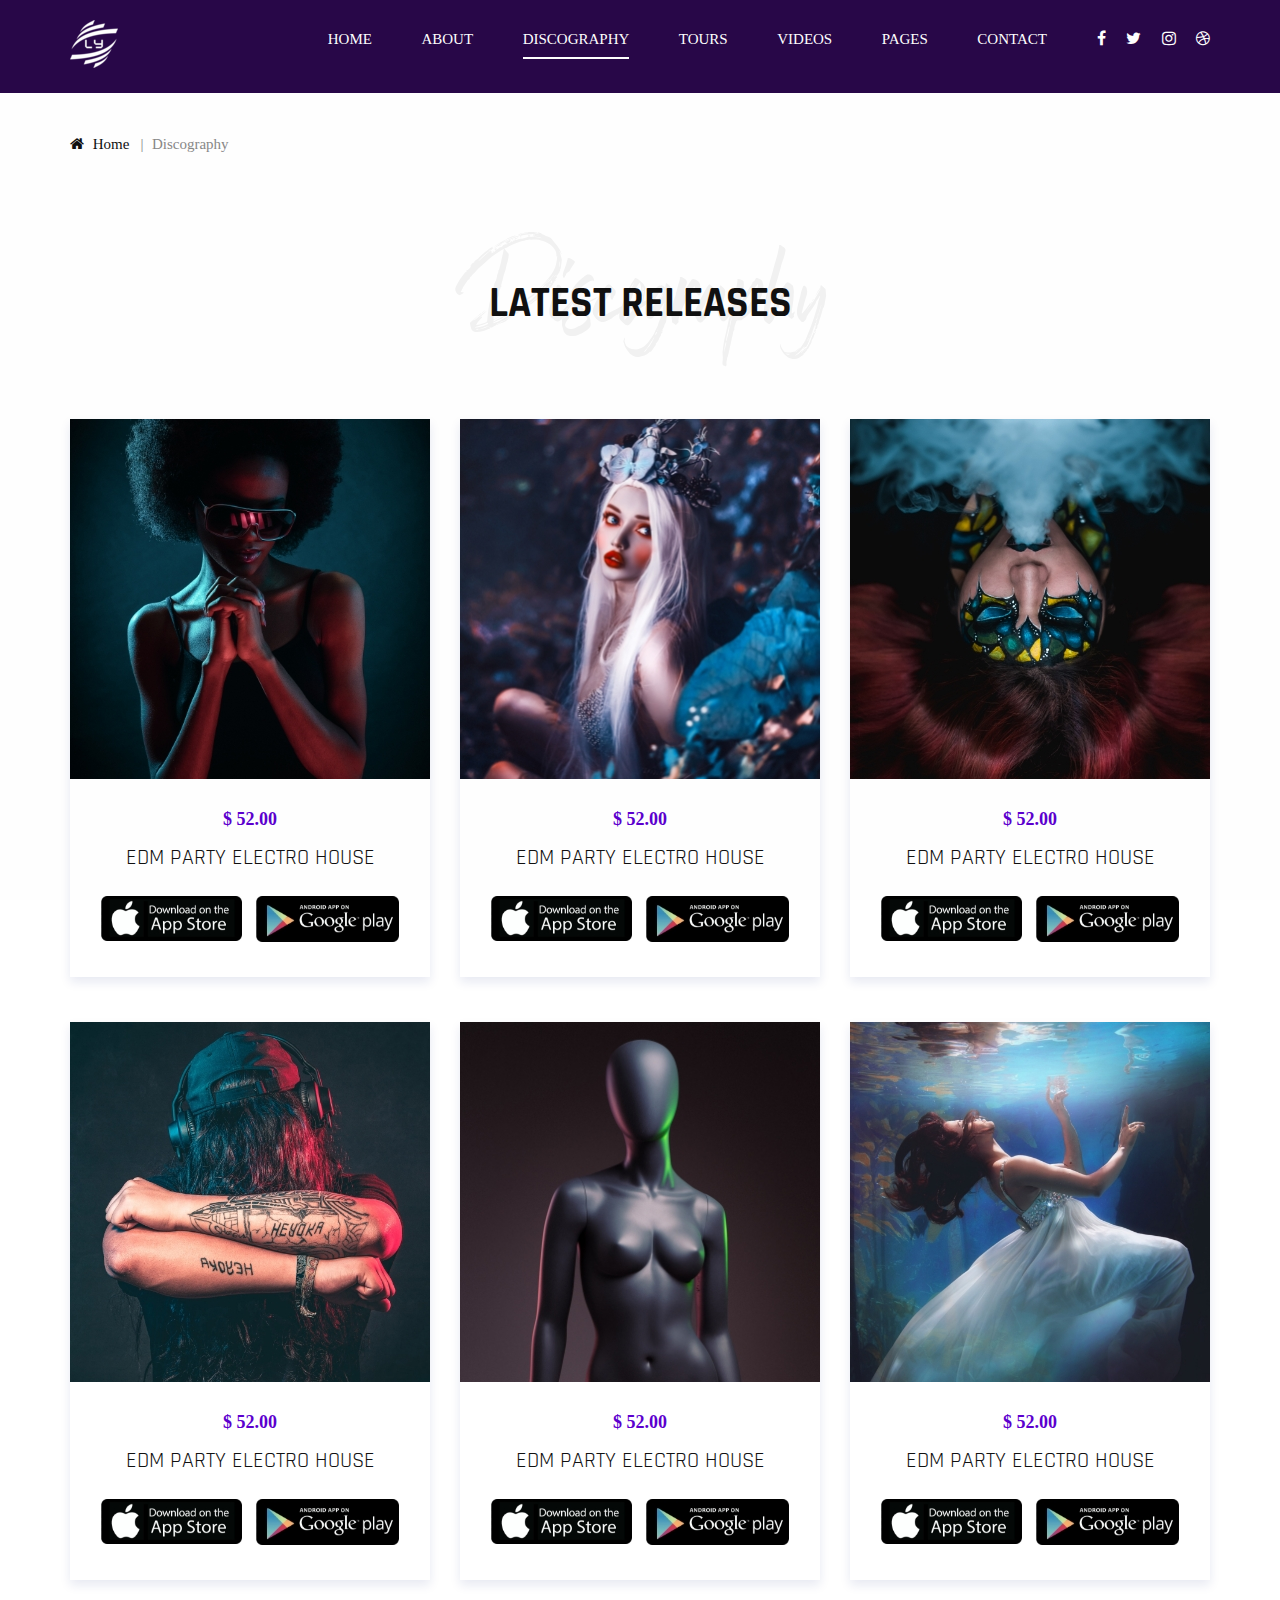
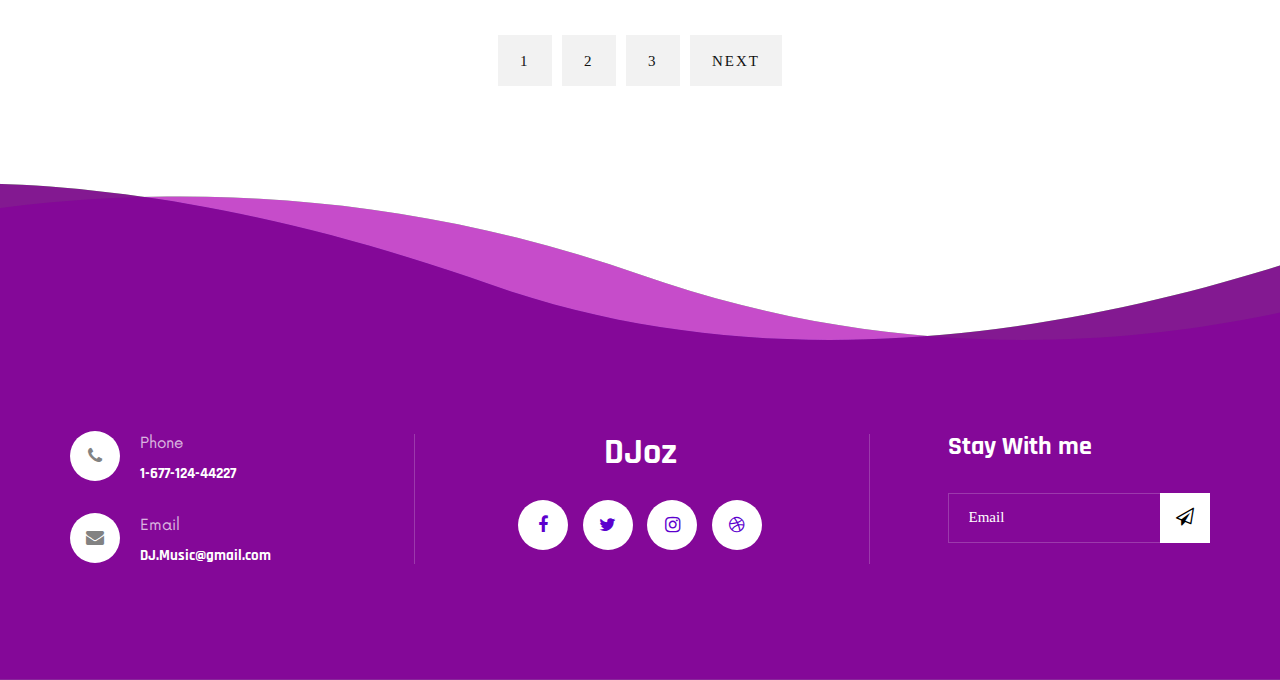
<file: discography.html>
<!DOCTYPE html>
<html lang="zxx">

<head>
    <meta charset="UTF-8">
    <meta name="description" content="DJoz Template">
    <meta name="keywords" content="DJoz, unica, creative, html">
    <meta name="viewport" content="width=device-width, initial-scale=1.0">
    <meta http-equiv="X-UA-Compatible" content="ie=edge">
    <title>DJoz | Template</title>

    <!-- Google Font -->
    <link href="https://fonts.googleapis.com/css2?family=Rajdhani:wght@400;500;600;700&display=swap" rel="stylesheet">

    <!-- Css Styles -->
    <link rel="stylesheet" href="css/bootstrap.min.css" type="text/css">
    <link rel="stylesheet" href="css/font-awesome.min.css" type="text/css">
    <link rel="stylesheet" href="css/barfiller.css" type="text/css">
    <link rel="stylesheet" href="css/nowfont.css" type="text/css">
    <link rel="stylesheet" href="css/rockville.css" type="text/css">
    <link rel="stylesheet" href="css/magnific-popup.css" type="text/css">
    <link rel="stylesheet" href="css/owl.carousel.min.css" type="text/css">
    <link rel="stylesheet" href="css/slicknav.min.css" type="text/css">
    <link rel="stylesheet" href="css/style.css" type="text/css">
</head>

<body>
    <!-- Page Preloder -->
    <div id="preloder">
        <div class="loader"></div>
    </div>

    <!-- Header Section Begin -->
    <header class="header header--normal">
        <div class="container">
            <div class="row">
                <div class="col-lg-2 col-md-2">
                    <div class="header__logo">
                        <a href="./index.html"><img src="img/logo.png" alt=""></a>
                    </div>
                </div>
                <div class="col-lg-10 col-md-10">
                    <div class="header__nav">
                        <nav class="header__menu mobile-menu">
                            <ul>
                                <li><a href="./index.html">Home</a></li>
                                <li><a href="./about.html">About</a></li>
                                <li class="active"><a href="./discography.html">Discography</a></li>
                                <li><a href="./tours.html">Tours</a></li>
                                <li><a href="./videos.html">Videos</a></li>
                                <li><a href="#">Pages</a>
                                    <ul class="dropdown">
                                        <li><a href="./about.html">About</a></li>
                                        <li><a href="./blog.html">Blog</a></li>
                                        <li><a href="./blog-details.html">Blog Details</a></li>
                                    </ul>
                                </li>
                                <li><a href="./contact.html">Contact</a></li>
                            </ul>
                        </nav>
                        <div class="header__right__social">
                            <a href="#"><i class="fa fa-facebook"></i></a>
                            <a href="#"><i class="fa fa-twitter"></i></a>
                            <a href="#"><i class="fa fa-instagram"></i></a>
                            <a href="#"><i class="fa fa-dribbble"></i></a>
                        </div>
                    </div>
                </div>
            </div>
            <div id="mobile-menu-wrap"></div>
        </div>
    </header>
    <!-- Header Section End -->

    <!-- Breadcrumb Begin -->
    <div class="breadcrumb-option">
        <div class="container">
            <div class="row">
                <div class="col-lg-12">
                    <div class="breadcrumb__links">
                        <a href="#"><i class="fa fa-home"></i> Home</a>
                        <span>Discography</span>
                    </div>
                </div>
            </div>
        </div>
    </div>
    <!-- Breadcrumb End -->

    <!-- Discography Section Begin -->
    <section class="discography spad">
        <div class="container">
            <div class="row">
                <div class="col-lg-12">
                    <div class="section-title center-title">
                        <h2>Latest Releases</h2>
                        <h1>Discography</h1>
                    </div>
                </div>
            </div>
            <div class="row">
                <div class="col-lg-4 col-md-6 col-sm-6">
                    <div class="discography__item">
                        <div class="discography__item__pic">
                            <img src="img/discography/disco-1.jpg" alt="">
                        </div>
                        <div class="discography__item__text">
                            <span>$ 52.00</span>
                            <h4>EDM Party Electro House</h4>
                            <a href="#"><img src="img/discography/link-1.jpg" alt=""></a>
                            <a href="#"><img src="img/discography/link-2.jpg" alt=""></a>
                        </div>
                    </div>
                </div>
                <div class="col-lg-4 col-md-6 col-sm-6">
                    <div class="discography__item">
                        <div class="discography__item__pic">
                            <img src="img/discography/disco-2.jpg" alt="">
                        </div>
                        <div class="discography__item__text">
                            <span>$ 52.00</span>
                            <h4>EDM Party Electro House</h4>
                            <a href="#"><img src="img/discography/link-1.jpg" alt=""></a>
                            <a href="#"><img src="img/discography/link-2.jpg" alt=""></a>
                        </div>
                    </div>
                </div>
                <div class="col-lg-4 col-md-6 col-sm-6">
                    <div class="discography__item">
                        <div class="discography__item__pic">
                            <img src="img/discography/disco-3.jpg" alt="">
                        </div>
                        <div class="discography__item__text">
                            <span>$ 52.00</span>
                            <h4>EDM Party Electro House</h4>
                            <a href="#"><img src="img/discography/link-1.jpg" alt=""></a>
                            <a href="#"><img src="img/discography/link-2.jpg" alt=""></a>
                        </div>
                    </div>
                </div>
                <div class="col-lg-4 col-md-6 col-sm-6">
                    <div class="discography__item">
                        <div class="discography__item__pic">
                            <img src="img/discography/disco-4.jpg" alt="">
                        </div>
                        <div class="discography__item__text">
                            <span>$ 52.00</span>
                            <h4>EDM Party Electro House</h4>
                            <a href="#"><img src="img/discography/link-1.jpg" alt=""></a>
                            <a href="#"><img src="img/discography/link-2.jpg" alt=""></a>
                        </div>
                    </div>
                </div>
                <div class="col-lg-4 col-md-6 col-sm-6">
                    <div class="discography__item">
                        <div class="discography__item__pic">
                            <img src="img/discography/disco-5.jpg" alt="">
                        </div>
                        <div class="discography__item__text">
                            <span>$ 52.00</span>
                            <h4>EDM Party Electro House</h4>
                            <a href="#"><img src="img/discography/link-1.jpg" alt=""></a>
                            <a href="#"><img src="img/discography/link-2.jpg" alt=""></a>
                        </div>
                    </div>
                </div>
                <div class="col-lg-4 col-md-6 col-sm-6">
                    <div class="discography__item">
                        <div class="discography__item__pic">
                            <img src="img/discography/disco-6.jpg" alt="">
                        </div>
                        <div class="discography__item__text">
                            <span>$ 52.00</span>
                            <h4>EDM Party Electro House</h4>
                            <a href="#"><img src="img/discography/link-1.jpg" alt=""></a>
                            <a href="#"><img src="img/discography/link-2.jpg" alt=""></a>
                        </div>
                    </div>
                </div>
                <div class="col-lg-12">
                    <div class="pagination__links">
                        <a href="#">1</a>
                        <a href="#">2</a>
                        <a href="#">3</a>
                        <a href="#">Next</a>
                    </div>
                </div>
            </div>
        </div>
    </section>
    <!-- Discography Section End -->

    <!-- Footer Section Begin -->
    <footer class="footer footer--normal spad set-bg" data-setbg="img/footer-bg.png">
        <div class="container">
            <div class="row">
                <div class="col-lg-3 col-md-6">
                    <div class="footer__address">
                        <ul>
                            <li>
                                <i class="fa fa-phone"></i>
                                <p>Phone</p>
                                <h6>1-677-124-44227</h6>
                            </li>
                            <li>
                                <i class="fa fa-envelope"></i>
                                <p>Email</p>
                                <h6>DJ.Music@gmail.com</h6>
                            </li>
                        </ul>
                    </div>
                </div>
                <div class="col-lg-4 offset-lg-1 col-md-6">
                    <div class="footer__social">
                        <h2>DJoz</h2>
                        <div class="footer__social__links">
                            <a href="#"><i class="fa fa-facebook"></i></a>
                            <a href="#"><i class="fa fa-twitter"></i></a>
                            <a href="#"><i class="fa fa-instagram"></i></a>
                            <a href="#"><i class="fa fa-dribbble"></i></a>
                        </div>
                    </div>
                </div>
                <div class="col-lg-3 offset-lg-1 col-md-6">
                    <div class="footer__newslatter">
                        <h4>Stay With me</h4>
                        <form action="#">
                            <input type="text" placeholder="Email">
                            <button type="submit"><i class="fa fa-send-o"></i></button>
                        </form>
                    </div>
                </div>
            </div>
        </div>
    </footer>
    <!-- Footer Section End -->

    <!-- Js Plugins -->
    <script src="js/jquery-3.3.1.min.js"></script>
    <script src="js/bootstrap.min.js"></script>
    <script src="js/jquery.magnific-popup.min.js"></script>
    <script src="js/jquery.nicescroll.min.js"></script>
    <script src="js/jquery.barfiller.js"></script>
    <script src="js/jquery.countdown.min.js"></script>
    <script src="js/jquery.slicknav.js"></script>
    <script src="js/owl.carousel.min.js"></script>
    <script src="js/main.js"></script>

    <!-- Music Plugin -->
    <script src="js/jquery.jplayer.min.js"></script>
    <script src="js/jplayerInit.js"></script>
</body>

</html>
</file>
<file: css/barfiller.css>
.barfiller {
    width:100%;
    height:12px;
    background:#fcfcfc;
    border:1px solid #ccc;
    position:relative;
    margin-bottom:20px;
    box-shadow: inset 1px 4px 9px -6px rgba(0,0,0,.5); 
    -moz-box-shadow: inset 1px 4px 9px -6px rgba(0,0,0,.5); 
}

.barfiller .fill {
    display:block;
    position:relative;
    width:0px;
    height:100%;
    background:#333;
    z-index:1;
}

.barfiller .tipWrap {
    display:none;
}

.barfiller .tip {
    margin-top:-30px;
    padding:2px 4px;
    font-size:11px;
    color:#fff;
    left:0px;
    position:absolute;
    z-index:2;
    background: #333;
} 

.barfiller .tip:after {
    border:solid;
    border-color:rgba(0,0,0,.8) transparent;
    border-width:6px 6px 0 6px;
    content:"";
    display:block;
    position:absolute;
    left:9px;
    top:100%;
    z-index:9
}
</file>
<file: css/nowfont.css>
/* #### Generated By: http://www.cufonfonts.com #### */

@font-face {
font-family: 'Now Regular';
font-style: normal;
font-weight: normal;
src: local('Now Regular'), url('../fonts/Now-Regular.woff') format('woff');
}


@font-face {
font-family: 'Now Thin';
font-style: normal;
font-weight: normal;
src: local('Now Thin'), url('../fonts/Now-Thin.woff') format('woff');
}


@font-face {
font-family: 'Now Light';
font-style: normal;
font-weight: normal;
src: local('Now Light'), url('../fonts/Now-Light.woff') format('woff');
}


@font-face {
font-family: 'Now Medium';
font-style: normal;
font-weight: normal;
src: local('Now Medium'), url('../fonts/Now-Medium.woff') format('woff');
}


@font-face {
font-family: 'Now Bold';
font-style: normal;
font-weight: normal;
src: local('Now Bold'), url('../fonts/Now-Bold.woff') format('woff');
}


@font-face {
font-family: 'Now Black';
font-style: normal;
font-weight: normal;
src: local('Now Black'), url('../fonts/Now-Black.woff') format('woff');
}
</file>
<file: css/rockville.css>
@font-face {
font-family: 'Rockville Solid Regular';
font-style: normal;
font-weight: normal;
src: local('Rockville Solid Regular'), url('../fonts/Rockville Solid.woff') format('woff');
}
</file>
<file: css/style.css>
/******************************************************************
  Template Name: DJoz
  Description:  DJoz Music HTML Template
  Author: Colorlib
  Author URI: https://colorlib.com
  Version: 1.0
  Created: Colorlib
******************************************************************/

/*------------------------------------------------------------------
[Table of contents]

1.  Template default CSS
	1.1	Variables
	1.2	Mixins
	1.3	Flexbox
	1.4	Reset
2.  Helper Css
3.  Header Section
4.  Hero Section
5.  Services Section
6.  Track Section
7.  Countdown Section
8.  Team Section
9.  Contact
10.  Footer Style
-------------------------------------------------------------------*/

/*----------------------------------------*/

/* Template default CSS
/*----------------------------------------*/

html,
body {
	height: 100%;
	font-family: "Now Regular";
	-webkit-font-smoothing: antialiased;
}

body {
	font-family: "Playfair Display", Georgia, serif;
	font-weight: 400;
	font-size: 18px;
	line-height: 1.7;
	color: #828282;
	background: #fff; }
  
  .btn-wsp{
	  position:fixed;
	  width:70px;
	  height:63px;
	  line-height: 65px;
	  bottom:15.5px;
	  left:25px;
	  background: rgb(242,75,106);
	  background: linear-gradient(90deg, rgba(242,75,106,1) 0%, rgba(143,73,242,1) 100%);
	  color:#FFF;
	  border-radius:50px;
	  text-align:center;
	  font-size:42px;
	  box-shadow: 0px 1px 10px rgba(24, 19, 19, 0.3);
	  z-index:100;
	  transition: all 300ms ease;
	  animation: pulso-whatsapp 2s infinite;
	}
	@keyframes pulso-whatsapp {
	  0% {
		transform: scale(0.95);
		box-shadow: 0 0 0 0 rgb(255, 0, 255);
	  }
	  70% {
		transform: scale(1);
		box-shadow: 0 0 0 30px rgba(117, 33, 117, 0);
	  }
	  100% {
		transform: scale(0.95);
		box-shadow: 0 0 0 0 rgba(88, 214, 141, 0);
	  }
  }
  .btn-wsp:hover{
	  background: #36d674;
	  transform: scale(1.1);
  }
  @media only screen and (min-width:320px) and (max-width:768px){
	  .btn-wsp{
		  width:63px;
		  height:63px;
		  line-height: 66px;
	  }
  }
  

h1,
h2,
h3,
h4,
h5,
h6 {
	margin: 0;
	color: #111111;
	font-weight: 400;
	font-family: "Rajdhani", sans-serif;
}

h1 {
	font-size: 70px;
}

h2 {
	font-size: 36px;
}

h3 {
	font-size: 30px;
}

h4 {
	font-size: 24px;
}

h5 {
	font-size: 18px;
}

h6 {
	font-size: 16px;
}

p {
	font-size: 15px;
	font-family: "Now Regular";
	color: #444444;
	font-weight: 400;
	line-height: 26px;
	margin: 0 0 15px 0;
}

img {
	max-width: 100%;
}

input:focus,
select:focus,
button:focus,
textarea:focus {
	outline: none;
}

a:hover,
a:focus {
	text-decoration: none;
	outline: none;
	color: #ffffff;
}

ul,
ol {
	padding: 0;
	margin: 0;
}

/*---------------------
  Helper CSS
-----------------------*/

.section-title {
	margin-bottom: 40px;
	position: relative;
	z-index: 1;
}

.section-title.center-title {
	text-align: center;
}

.section-title h2 {
	font-size: 42px;
	color: #111111;
	font-weight: 700;
	text-transform: uppercase;
}

.section-title h1 {
	font-size: 100px;
	color: #f2f2f2;
	font-family: "Rockville Solid Regular";
	position: absolute;
	left: 0;
	top: -45px;
	width: 100%;
	z-index: -1;
}

.set-bg {
	background-repeat: no-repeat;
	background-size: cover;
	background-position: top center;
}

.spad {
	padding-top: 100px;
	padding-bottom: 100px;
}

.text-white h1,
.text-white h2,
.text-white h3,
.text-white h4,
.text-white h5,
.text-white h6,
.text-white p,
.text-white span,
.text-white li,
.text-white a {
	color: #fff;
}

/* buttons */

.primary-btn {
	display: inline-block;
	font-size: 15px;
	text-transform: uppercase;
	padding: 14px 25px 12px;
	color: #ffffff;
	background: rgb(242,75,106);
background: linear-gradient(90deg, rgba(242,75,106,1) 0%, rgba(143,73,242,1) 100%);
	letter-spacing: 2px;
	border-radius: 20px;
}

.primary-btn.border-btn {
	background: transparent;
	border: 2px solid #5c00ce;
	color: #111111;
}

.site-btn {
	font-size: 15px;
	color: #ffffff;
	background: rgb(242,75,106);
background: linear-gradient(90deg, rgba(242,75,106,1) 0%, rgba(143,73,242,1) 100%);
	font-weight: 700;
	letter-spacing: 2px;
	border: none;
	text-transform: uppercase;
	display: inline-block;
	padding: 14px 30px;
	width: 100%;
}

/* Preloder */

#preloder {
	position: fixed;
	width: 100%;
	height: 100%;
	top: 0;
	left: 0;
	z-index: 999999;
	background: #000;
}

.loader {
	width: 40px;
	height: 40px;
	position: absolute;
	top: 50%;
	left: 50%;
	margin-top: -13px;
	margin-left: -13px;
	border-radius: 60px;
	animation: loader 0.8s linear infinite;
	-webkit-animation: loader 0.8s linear infinite;
}

@keyframes loader {
	0% {
		-webkit-transform: rotate(0deg);
		transform: rotate(0deg);
		border: 4px solid #f44336;
		border-left-color: transparent;
	}
	50% {
		-webkit-transform: rotate(180deg);
		transform: rotate(180deg);
		border: 4px solid #673ab7;
		border-left-color: transparent;
	}
	100% {
		-webkit-transform: rotate(360deg);
		transform: rotate(360deg);
		border: 4px solid #f44336;
		border-left-color: transparent;
	}
}

@-webkit-keyframes loader {
	0% {
		-webkit-transform: rotate(0deg);
		border: 4px solid #f44336;
		border-left-color: transparent;
	}
	50% {
		-webkit-transform: rotate(180deg);
		border: 4px solid #673ab7;
		border-left-color: transparent;
	}
	100% {
		-webkit-transform: rotate(360deg);
		border: 4px solid #f44336;
		border-left-color: transparent;
	}
}

/*---------------------
  Header
-----------------------*/

.header {
    position: fixed;
    left: 0;
    top: 0;
    width: 100%;
    z-index: 9;
    backdrop-filter: blur(10px); /* Ajusta el valor de blur según sea necesario */
    -webkit-backdrop-filter: blur(10px); /* Soporte para algunos navegadores WebKit */
    transition: background 0.3s ease;
    background: linear-gradient(to right, rgba(23, 0, 41, 0.589), rgba(42, 1, 74, 0.474));
    /* Cambia los colores y ajusta la dirección del degradado según tus preferencias */
}


.header.dark-bg {
    background: linear-gradient(to right, rgba(0, 0, 0, 0.573), rgba(42, 1, 74, 0.562));
    /* Cambia los colores y ajusta la dirección del degradado según tus preferencias */
}

.img{
	width: 500px;
	height: 500px;
}
.header.header--normal {
	position: relative;
	background: #290849;
}

.header__logo {
	padding: 20px 0 25px;
}

.header__logo a {
	display: inline-block;
}

.header__nav {
	text-align: right;
}

.header__menu {
	padding: 21px 0 21px;
	display: inline-block;
	margin-right: 45px;
}

.header__menu ul li {
	list-style: none;
	display: inline-block;
	margin-right: 45px;
	position: relative;
}

.header__menu ul li.active a:after {
	opacity: 1;
}

.header__menu ul li:hover a:after {
	opacity: 1;
}

.header__menu ul li:hover .dropdown {
	top: 34px;
	opacity: 1;
	visibility: visible;
}

.header__menu ul li:last-child {
	margin-right: 0;
}

.header__menu ul li .dropdown {
	position: absolute;
	left: 0;
	top: 56px;
	width: 150px;
	background: #111111;
	text-align: left;
	padding: 2px 0;
	z-index: 9;
	opacity: 0;
	visibility: hidden;
	-webkit-transition: all, 0.3s;
	-o-transition: all, 0.3s;
	transition: all, 0.3s;
}

.header__menu ul li .dropdown li {
	display: block;
	margin-right: 0;
}

.header__menu ul li .dropdown li a {
	font-size: 14px;
	color: #ffffff;
	font-weight: 400;
	padding: 8px 20px;
	text-transform: capitalize;
}

.header__menu ul li .dropdown li a:after {
	display: none;
}

.header__menu ul li a {
	font-size: 15px;
	text-transform: uppercase;
	color: #ffffff;
	display: block;
	padding: 6px 0;
	position: relative;
}

.header__menu ul li a:after {
	position: absolute;
	left: 0;
	bottom: 0;
	width: 100%;
	height: 2px;
	background: #ffffff;
	content: "";
	-webkit-transition: all, 0.5s;
	-o-transition: all, 0.5s;
	transition: all, 0.5s;
	opacity: 0;
}

.header__right__social {
	display: inline-block;
}

.header__right__social a {
	display: inline-block;
	font-size: 16px;
	color: #ffffff;
	margin-right: 16px;
}

.header__right__social a:last-child {
	margin-right: 0;
}

.slicknav_menu {
	display: none;
}

/*---------------------
  Hero
-----------------------*/

.hero {
	padding-top: 350px;
	padding-bottom: 295px;
	position: relative;
}

.hero__text {
	text-align: center;
}

.hero__text span {
	color: #ffffff;
	text-transform: uppercase;
	letter-spacing: 6px;
}

.hero__text h1 {
	font-size: 135px;
	font-family: "Rockville Solid Regular";
	color: #ffffff;
	margin-bottom: 30px;
	margin-top: -72px;
}

.hero__text p {
	color: #ffffff;
	margin-bottom: 20px;
}

.hero__text .play-btn {
	font-size: 26px;
	color: #5c00ce;
	height: 90px;
	width: 90px;
	border-radius: 50%;
	background: rgba(255, 255, 255, 0.3);
	display: inline-block;
	line-height: 90px;
	text-align: center;
	position: relative;
	z-index: 1;
}

.hero__text .play-btn i {
	position: relative;
	top: 2px;
	left: 2px;
}

.hero__text .play-btn:after {
	position: absolute;
	left: 15px;
	top: 15px;
	height: 60px;
	width: 60px;
	background: #ffffff;
	border-radius: 50%;
	content: "";
	z-index: -1;
}

.linear__icon {
	position: absolute;
	left: 50%;
	bottom: 0;
	margin-left: -16px;
	-webkit-animation: mymove 0.5s infinite alternate;
	animation: mymove 0.5s infinite alternate;
}

.linear__icon i {
	font-size: 50px;
	color: #5c00ce;
}

@-webkit-keyframes mymove {
	0% {
		bottom: 0;
	}
	100% {
		bottom: -10px;
	}
}

@keyframes mymove {
	0% {
		bottom: 0;
	}
	100% {
		bottom: -10px;
	}
}

/*---------------------
  Events
-----------------------*/

.event {
	padding-bottom: 60px;
}

.event .section-title {
	margin-bottom: 10px;
	position: relative;
}

.event .section-title:after {
	position: absolute;
	right: 46px;
	top: 25px;
	height: 2px;
	width: 775px;
	background: rgba(225, 225, 225, 0.3);
	content: "";
	z-index: -1;
}

.event__slider .col-lg-4 {
	max-width: 100%;
	

	
}

.event__slider.owl-carousel .owl-stage-outer {
	padding-top: 30px;
	padding-bottom: 40px;
	
}

.event__slider.owl-carousel .owl-nav {
	position: absolute;
	right: 15px;
	top: -50px;

}

.event__slider.owl-carousel .owl-nav button {
	font-size: 22px;
	color: #111111;
	opacity: 0.5;
	margin-right: 10px;
	
}

.event__slider.owl-carousel .owl-nav button:last-child {
	margin-right: 0;
}

.event__item {
	-webkit-box-shadow: 0px 3px 15px rgba(22, 41, 124, 0.1);
	box-shadow: 0px 3px 15px rgba(0, 0, 0, 0.1);
	border-radius: 50PX;
}

.event__item__pic {
	height: 360px;
	position: relative;
	border-radius: 50px
}

.event__item__pic .tag-date {
	position: absolute;
	left: 0;
	bottom: -21px;
	width: 100%;
	text-align: center;
	
	
}

.event__item__pic .tag-date span {
	font-size: 15px;
	color: #ffffff;
	display: inline-block;
	background: rgb(242,75,106);
    background: linear-gradient(90deg, rgba(242,75,106,1) 0%, rgba(143,73,242,1) 100%);
	padding: 12px 8px 9px 10px;
	border-radius: 10px
}

.event__item__text {
	text-align: center;
	padding: 45px 10px 25px;
}

.event__item__text h4 {
	font-size: 26px;
	font-weight: 700;
	color: #111111;
	margin-bottom: 10px;
}

.event__item__text p {
	color: #888888;
	margin-bottom: 0;
}

.event__item__text p i {
	color: #5c00ce;
	margin-right: 8px;
	font-size: 17px;
}

/*---------------------
  Track
-----------------------*/

.track {
	padding-top: 120px;
	padding-bottom: 40px;
	overflow: hidden;
}

.track .section-title {
	margin-bottom: 105px;
}

.track__content {
	height: 502px;
	overflow-y: auto;
}

.track__all {
	text-align: right;
	margin-bottom: 100px;
}

.jp-play {
	position: relative;
	height: 50px;
	width: 50px;
	background: transparent;
	border: 2px solid #e1e1e1;
	border-radius: 50%;
}

.jp-play:after {
	position: absolute;
	display: block;
	left: 17px;
	top: 12px;
	width: 16px;
	height: 20px;
	background: url(../img/play-default.png);
	content: "";
}

.jp-state-playing .jp-play {
	background: #5c00ce !important;
	border-color: #5c00ce !important;
}

.jp-state-playing .jp-play:after {
	background: url(../img/pause.png) !important;
	left: 15px;
	top: 12px;
}

.jp-audio .jp-play:focus {
	background: #5c00ce !important;
	border-color: #5c00ce !important;
}

.jp-audio .jp-play:focus:after {
	background: url(../img/play.png);
}

.jp-seek-bar>div {
	height: 5px;
	background: #e1e1e1;
	cursor: pointer;
	width: 245px;
}

.player_bars {
	width: 350px;
	display: table;
	padding-left: 50px;
	position: relative;
	padding-top: 25px;
	float: left;
	margin-right: 30px;
}

.jp-play-bar {
	position: relative;
	height: 100%;
	background: rgb(242,75,106);
background: linear-gradient(90deg, rgba(242,75,106,1) 0%, rgba(143,73,242,1) 100%);
	overflow: visible !important;
}

.jp-current-time {
	font-size: 15px;
	color: #111111;
	position: absolute;
	left: -50px;
	top: -9px;
}

.jp-duration {
	font-size: 15px;
	color: #111111;
	position: absolute;
	right: 0;
	top: 16px;
}

.player_controls_box {
	width: 50px;
	float: left;
	margin-right: 20px;
}

.jp-mute {
	font-size: 18px;
	border: none;
	background: none;
	color: #111111;
	position: absolute;
	left: 0;
	top: 13px;
}

.jp-volume-bar {
	height: 5px;
	width: 70px;
	background: #e1e1e1;
	cursor: pointer;
}

.jp-volume-bar-value {
	background: rgb(242,75,106);
background: linear-gradient(90deg, rgba(242,75,106,1) 0%, rgba(143,73,242,1) 100%);
	height: 100%;
}

.jp-volume-controls {
	position: relative;
	width: 95px;
	float: left;
	padding-left: 30px;
	padding-top: 25px;
}

.single_player_container {
	overflow: hidden;
	margin-bottom: 40px;
}

.single_player_container:last-child {
	margin-bottom: 0;
}

.single_player_container h4 {
	font-size: 26px;
	color: #111111;
	font-weight: 700;
	margin-bottom: 20px;
	text-transform: uppercase;
}

.track__pic {
	position: relative;
	z-index: 1;

}

.track__pic:after {
	position: absolute;
	left: 0;
	top: 0;
	width: 100%;
	height: 100%;
	background: #f5f5f5;
	content: "";
	z-index: -1;
}

.track__pic img {
	position: relative;
	top: -50px;
	width: calc(100% - 40px);
	margin-left: 40px;
	height: 502px;
	border-radius: 50px;
}

/*---------------------
  Youtube
-----------------------*/

.youtube {
	padding-bottom: 50px;
	
}

.youtube .section-title {
	text-align: center;
	
}

.youtube .section-title h1 {
	font-size: 90px;

}

.youtube__item {
	-webkit-transition: all, 0.3s;
	-o-transition: all, 0.3s;
	transition: all, 0.3s;
	margin-bottom: 30px;
	
}

.youtube__item:hover {
	-webkit-box-shadow: 0px 3px 30px rgba(22, 41, 124, 0.1);
	box-shadow: 0px 3px 30px rgba(22, 41, 124, 0.1);
	
	
}

.youtube__item__pic {
	height: 240px;
	display: -webkit-box;
	display: -ms-flexbox;
	display: flex;
	-webkit-box-align: center;
	-ms-flex-align: center;
	align-items: center;
	-webkit-box-pack: center;
	-ms-flex-pack: center;
	justify-content: center;
	border-radius: 30px;
	

}

.youtube__item__pic .play-btn {
	font-size: 16px;
	color: #5c00ce;
	height: 60px;
	width: 60px;
	border-radius: 50%;
	background: rgba(255, 255, 255, 0.3);
	display: inline-block;
	line-height: 60px;
	text-align: center;
	position: relative;
	z-index: 1;
	
}

.youtube__item__pic .play-btn i {
	position: relative;
	top: 2px;
	left: 2px;
	
}

.youtube__item__pic .play-btn:after {
	position: absolute;
	left: 10px;
	top: 10px;
	height: 40px;
	width: 40px;
	background: #ffffff;
	border-radius: 50%;
	content: "";
	z-index: -1;
	
}

.youtube__item__text {
	padding: 25px 30px 20px 20px;
	background: #ffffff;
}

.youtube__item__text h4 {
	font-size: 26px;
	color: #111111;
	line-height: 34px;
	font-weight: 700;
}

/*---------------------
  Countdown
-----------------------*/

.countdown {
	padding-bottom: 560px;
}

.countdown.countdown--page {
	padding-top: 150px;
	padding-bottom: 150px;
}

.countdown__text {
	text-align: center;
	margin-bottom: 36px;
}

.countdown__text h1 {
	font-size: 90px;
	color: #ffffff;
	font-family: "Rockville Solid Regular";
	color: #ffffff;
	margin-bottom: 25px;
}

.countdown__text h4 {
	font-size: 26px;
	font-family: "Now Regular";
	color: #ffffff;
	text-transform: uppercase;
	letter-spacing: 4px;
}

.countdown__timer {
	text-align: center;
	margin-bottom: 30px;
}

.countdown__item {
	display: inline-block;
	margin-right: 80px;
	margin-bottom: 30px;
}

.countdown__item:last-child {
	margin-right: 0;
}

.countdown__item span {
	font-size: 90px;
	font-family: "Rajdhani", sans-serif;
	font-weight: 700;
	color: #ffffff;
	display: block;
	line-height: 100px;
}

.countdown__item p {
	color: #ffffff;
	letter-spacing: 4px;
	text-transform: uppercase;
	margin-bottom: 0;
}

.buy__tickets {
	text-align: center;
}

/*---------------------
  Discography
-----------------------*/

.discography {
	padding-bottom: 40px;
	padding-top: 120px;
	overflow: hidden;
}

.discography .section-title {
	margin-bottom: 90px;
}

.discography__item {
	margin-bottom: 45px;
	-webkit-box-shadow: 0px 5px 10px rgba(22, 41, 124, 0.1);
	box-shadow: 0px 5px 10px rgba(22, 41, 124, 0.1);
}

.discography__item__pic img {
	min-width: 100%;
}

.discography__item__text {
	padding: 25px 30px 35px;
	text-align: center;
}

.discography__item__text span {
	font-size: 18px;
	color: #5c00ce;
	font-weight: 700;
}

.discography__item__text h4 {
	font-size: 22px;
	text-transform: uppercase;
	color: #111111;
	margin-top: 10px;
	margin-bottom: 25px;
}

.discography__item__text a {
	display: inline-block;
	margin-right: 10px;
}

.discography__item__text a:last-child {
	margin-right: 0;
}

.pagination__links {
	text-align: center;
	padding-top: 10px;
}

.pagination__links.blog__pagination {
	text-align: left;
}

.pagination__links a {
	display: inline-block;
	font-size: 15px;
	color: #111111;
	text-transform: uppercase;
	letter-spacing: 2px;
	background: #f2f2f2;
	-webkit-transition: all, 0.3s;
	-o-transition: all, 0.3s;
	transition: all, 0.3s;
	margin-right: 6px;
	margin-bottom: 5px;
	padding: 14px 22px 12px;
}

.pagination__links a:last-child {
	margin-right: 0;
}

.pagination__links a:hover {
	background: #290849;
	color: #ffffff;
}

/*---------------------
  Footer
-----------------------*/

.footer {
	padding-top: 300px;
	padding-bottom: 60px;
	margin-top: -547px;
	height: 549px;
}

.footer.footer--normal {
	margin-top: 0;
}

.footer__address {
	margin-bottom: 50px;
}

.footer__address ul li {
	list-style: none;
	padding-left: 70px;
	position: relative;
	margin-bottom: 30px;
}

.footer__address ul li:last-child {
	margin-bottom: 0;
}

.footer__address ul li i {
	font-size: 18px;
	background: rgb(242,75,106);
background: linear-gradient(90deg, rgba(242,75,106,1) 0%, rgba(143,73,242,1) 100%);
	height: 50px;
	width: 50px;
	background: #ffffff;
	border-radius: 50%;
	line-height: 50px;
	text-align: center;
	position: absolute;
	left: 0;
	top: 0;
}

.footer__address ul li p {
	color: #ffffff;
	opacity: 0.7;
	margin-bottom: 8px;
}

.footer__address ul li h6 {
	font-size: 15px;
	font-weight: 700;
	color: #ffffff;
}

.footer__social {
	text-align: center;
	position: relative;
	margin-bottom: 50px;
}

.footer__social::before {
	position: absolute;
	left: -46px;
	top: 3px;
	width: 1px;
	height: 130px;
	background: rgba(255, 255, 255, 0.2);
	content: "";
}

.footer__social::after {
	position: absolute;
	right: -50px;
	top: 3px;
	width: 1px;
	height: 130px;
	background: rgba(255, 255, 255, 0.2);
	content: "";
}

.footer__social h2 {
	color: #ffffff;
	font-weight: 700;
	margin-bottom: 25px;
}

.footer__social .footer__social__links a {
	font-size: 18px;
	color: #5c00ce;
	height: 50px;
	width: 50px;
	background: #ffffff;
	border-radius: 50%;
	line-height: 50px;
	text-align: center;
	display: inline-block;
	margin-right: 10px;
}

.footer__social .footer__social__links a:last-child {
	margin-right: 0;
}

.footer__newslatter {
	margin-bottom: 50px;
}

.footer__newslatter h4 {
	font-size: 26px;
	color: #ffffff;
	font-weight: 700;
	margin-bottom: 30px;
}

.footer__newslatter form {
	position: relative;
}

.footer__newslatter form input {
	height: 50px;
	font-size: 15px;
	color: #ffffff;
	width: 100%;
	background: transparent;
	border: 1px solid rgba(255, 255, 255, 0.2);
	padding-left: 20px;
}

.footer__newslatter form input::-webkit-input-placeholder {
	color: #ffffff;
}

.footer__newslatter form input::-moz-placeholder {
	color: #ffffff;
}

.footer__newslatter form input:-ms-input-placeholder {
	color: #ffffff;
}

.footer__newslatter form input::-ms-input-placeholder {
	color: #ffffff;
}

.footer__newslatter form input::placeholder {
	color: #ffffff;
}

.footer__newslatter form button {
	font-size: 18px;
	background: rgb(242,75,106);
background: linear-gradient(90deg, rgba(242,75,106,1) 0%, rgba(143,73,242,1) 100%);
	position: absolute;
	right: 0;
	top: 0;
	height: 100%;
	padding: 0 16px;
	background: #ffffff;
	border: none;
}

.footer__copyright__text {
	text-align: center;
}

.footer__copyright__text p {
	color: #999999;
}

.footer__copyright__text a {
	color: #999999;
	text-decoration: underline;
}

.footer__copyright__text a:hover {
	background: rgb(242,75,106);
background: linear-gradient(90deg, rgba(242,75,106,1) 0%, rgba(143,73,242,1) 100%);
}

.footer__copyright__text i {
	color: #c11;
}

/*---------------------
  Breadcrumb
-----------------------*/

.breadcrumb-option {
	padding-top: 35px;
}

.breadcrumb__links a {
	font-size: 15px;
	color: #111111;
	margin-right: 18px;
	display: inline-block;
	position: relative;
}

.breadcrumb__links a:after {
	position: absolute;
	right: -14px;
	top: 0;
	content: "|";
	color: #888888;
}

.breadcrumb__links a i {
	margin-right: 5px;
}

.breadcrumb__links span {
	font-size: 15px;
	color: #888888;
	display: inline-block;
}

/*---------------------
  About
-----------------------*/

.about {
	padding-top: 0;
}

.about.about--page {
	padding-top: 80px;
	padding-bottom: 80px;
}

.about.about--page .section-title {
	margin-bottom: 28px;
}

.about.about--page .section-title h2 {
	line-height: 55px;
}

.about.about--page .about__text {
	padding-top: 15px;
}

.about.about--page .about__text p {
	color: #111111;
}

.about__text {
	padding-top: 110px;
}

.about__text p {
	margin-bottom: 35px;
}

/*---------------------
  Skills
-----------------------*/

.skills {
	padding-bottom: 0;
	padding-top: 80px;
}

.skills__content {
	background: rgb(242,75,106);
background: linear-gradient(90deg, rgba(242,75,106,1) 0%, rgba(143,73,242,1) 100%);
	height: 500px;
	padding: 100px 70px 60px;
}

.skills__content .section-title h2 {
	color: #ffffff;
}

.skills__content .section-title h1 {
	color: #ffffff;
	opacity: 0.1;
	text-align: center;
}

.skills__content p {
	color: #ffffff;
	margin-bottom: 32px;
}

.skill__bar__item {
	margin-bottom: 20px;
}

.skill__bar__item p {
	font-size: 15px;
	font-weight: 500;
	color: #ffffff;
	margin-bottom: 10px;
}

.skill__bar__item .barfiller {
	width: 100%;
	height: 5px;
	background: rgba(255, 255, 255, 0.2);
	border: none;
	margin-bottom: 0;
	-webkit-box-shadow: none;
	box-shadow: none;
}

.skill__bar__item .barfiller .tip {
	margin-top: -32px;
	padding: 0;
	font-size: 15px;
	color: #fff;
	background: transparent;
}

.skill__bar__item .barfiller .tip:after {
	display: none;
}

.skills__video {
	height: 500px;
	display: -webkit-box;
	display: -ms-flexbox;
	display: flex;
	-webkit-box-align: center;
	-ms-flex-align: center;
	align-items: center;
	-webkit-box-pack: center;
	-ms-flex-pack: center;
	justify-content: center;
}

.skills__video .play-btn {
	font-size: 26px;
	background: rgb(242,75,106);
background: linear-gradient(90deg, rgba(242,75,106,1) 0%, rgba(143,73,242,1) 100%);
	height: 90px;
	width: 90px;
	border-radius: 50%;
	background: rgba(117, 31, 221, 0.3);
	display: inline-block;
	line-height: 90px;
	text-align: center;
	position: relative;
	z-index: 1;
}

.skills__video .play-btn i {
	position: relative;
	top: 2px;
	left: 2px;
}

.skills__video .play-btn:after {
	position: absolute;
	left: 15px;
	top: 15px;
	height: 60px;
	width: 60px;
	background: #ffffff;
	border-radius: 50%;
	content: "";
	z-index: -1;
}

/*---------------------
  About Pic
-----------------------*/

.about-pic {
	overflow: hidden;
}

.about-pic .container-fluid {
	padding-right: 0;
}

.about-pic img {
	min-width: 100%;
	margin-bottom: 10px;
	padding-right: 10px;
}

/*---------------------
  About Services
-----------------------*/

.about-services {
	padding-bottom: 50px;

}

.about-services .section-title {
	margin-bottom: 60px;
	
}

.about__services__item {
	-webkit-transition: all, 0.3s;
	-o-transition: all, 0.3s;
	transition: all, 0.3s;
	
}

.about__services__item:hover {
	-webkit-box-shadow: 0px 3px 30px rgba(22, 41, 124, 0.1);
	box-shadow: 0px 3px 30px rgba(22, 41, 124, 0.1);
	
}

.about__services__item__pic {
	height: 240px;
	position: relative;
	
}

.about__services__item__pic .icon {
	height: 50px;
	width: 50px;
	background: rgb(242,75,106);
background: linear-gradient(90deg, rgba(242,75,106,1) 0%, rgba(143,73,242,1) 100%);
	border-radius: 50%;
	line-height: 50px;
	text-align: center;
	position: absolute;
	left: 0;
	right: 0;
	margin: 0 auto;
	bottom: -25px;
	
}

.about__services__item__text {
	text-align: center;
	padding: 50px 10px 30px;
}

.about__services__item__text h4 {
	font-size: 26px;
	color: #111111;
	font-weight: 700;
	margin-bottom: 12px;
}

.about__services__item__text p {
	margin-bottom: 0;
}

/*---------------------
  Feature
-----------------------*/

.feature {
	padding-bottom: 70px;
}

.feature.feature--about .section-title span {
	color: #0071e4;
}

.feature.feature--about .feature__item {
	background: #f5f5f5;
}

.feature.feature--about .feature__item h5 {
	color: #111111;
}

.feature__text {
	padding-top: 80px;
}

.feature__text .section-title {
	margin-bottom: 20px;
}

.feature__text p {
	margin-bottom: 26px;
}

.feature__item {
	background: #0c2b4b;
	text-align: center;
	padding: 40px 10px 35px;
	margin-bottom: 30px;
}

.feature__item.right-column {
	margin-top: 120px;
}

.feature__item h5 {
	font-weight: 700;
	text-transform: uppercase;
	color: #ffffff;
	margin-top: 25px;
}

/*---------------------
  Services
-----------------------*/

.services {
	overflow: hidden;
}

.services__left {
	height: 640px;
	display: -webkit-box;
	display: -ms-flexbox;
	display: flex;
	-webkit-box-align: center;
	-ms-flex-align: center;
	align-items: center;
	-webkit-box-pack: center;
	-ms-flex-pack: center;
	justify-content: center;
}

.services__left .play-btn {
	font-size: 26px;
	color: #ffffff;
	height: 90px;
	width: 90px;
	border-radius: 50%;
	background: -webkit-gradient(linear, left top, right top, from(rgba(127, 0, 173, 0.3)), to(rgba(93, 0, 206, 0.3)));
	background: -o-linear-gradient(left, rgba(127, 0, 173, 0.3), rgba(93, 0, 206, 0.3));
	background: linear-gradient(to right, rgba(127, 0, 173, 0.3), rgba(93, 0, 206, 0.3));
	display: inline-block;
	line-height: 90px;
	text-align: center;
	position: relative;
	z-index: 1;
}

.services__left .play-btn i {
	position: relative;
	top: 2px;
	left: 2px;
}

.services__left .play-btn:after {
	position: absolute;
	left: 15px;
	top: 15px;
	height: 60px;
	width: 60px;
	background: -webkit-gradient(linear, left top, right top, from(#7E00AD), to(#5C00CE));
	background: -o-linear-gradient(left, #7E00AD, #5C00CE);
	background: linear-gradient(to right, #7E00AD, #5C00CE);
	border-radius: 50%;
	content: "";
	z-index: -1;
}

.services__list {
	margin: 0;
}

.service__item {
	background: rgb(242,75,106);
background: linear-gradient(90deg, rgba(242,75,106,1) 0%, rgba(143,73,242,1) 100%);
	height: 320px;
	padding: 70px 40px 40px 70px;
}

.service__item.deep-bg {
	background: #5400BC;
}

.service__item h4 {
	font-size: 26px;
	color: #ffffff;
	font-weight: 700;
	margin-top: 25px;
	margin-bottom: 10px;
}

.service__item p {
	color: #ffffff;
	margin-bottom: 0;
}

/*---------------------
  Tours
-----------------------*/

.tours {
	padding-top: 150px;
	padding-bottom: 60px;
}

.tours__item__text {
	padding-right: 30px;
	margin-bottom: 100px;
}

.tours__item__text.tours__item__text--right {
	padding-left: 30px;
	padding-right: 0;
}

.tours__item__text h2 {
	font-size: 42px;
	color: #111111;
	text-transform: uppercase;
	margin-bottom: 24px;
}

.tours__item__text .tours__text__widget {
	overflow: hidden;
	border-bottom: 2px solid #f2f2f2;
	padding-bottom: 38px;
}

.tours__item__text .tours__text__widget ul {
	float: left;
}

.tours__item__text .tours__text__widget ul li {
	list-style: none;
	font-size: 15px;
	color: #111111;
	padding-left: 35px;
	position: relative;
	margin-bottom: 10px;
}

.tours__item__text .tours__text__widget ul li:last-child {
	margin-bottom: 0;
}

.tours__item__text .tours__text__widget ul li i {
	color: #5c00ce;
	position: absolute;
	left: 0;
	top: 3px;
}

.tours__item__text .tours__text__widget ul li span {
	display: inline-block;
	padding-right: 8px;
	position: relative;
	margin-right: 5px;
}

.tours__item__text .tours__text__widget ul li span:last-child {
	padding-right: 0;
	margin-right: 0;
}

.tours__item__text .tours__text__widget ul li span:last-child:after {
	display: none;
}

.tours__item__text .tours__text__widget ul li span:after {
	position: absolute;
	right: 0;
	top: 0;
	content: "|";
}

.tours__item__text .tours__text__widget .price {
	font-size: 18px;
	color: #ffffff;
	font-weight: 700;
	display: inline-block;
	padding: 14px 25px 12px 30px;
	background: rgb(242,75,106);
background: linear-gradient(90deg, rgba(242,75,106,1) 0%, rgba(143,73,242,1) 100%);
	float: right;
}

.tours__item__text .tours__text__desc {
	padding-top: 40px;
	margin-bottom: 65px;
}

.tours__item__text .tours__text__desc p {
	color: #111111;
	margin-bottom: 20px;
}

.tours__item__text .tours__text__desc p:last-child {
	margin-bottom: 0;
}

.tours__item__pic {
	position: relative;
	z-index: 1;
	padding-right: 50px;
	margin-bottom: 110px;
	padding-left: 30px;
}

.tours__item__pic.tours__item__pic--left {
	padding-left: 50px;
	padding-right: 0;
}

.tours__item__pic.tours__item__pic--left:after {
	left: 0;
}

.tours__item__pic.tours__item__pic--last {
	margin-bottom: 0;
}

.tours__item__pic:after {
	position: absolute;
	left: 50px;
	top: -50px;
	width: calc(100% - 50px);
	height: 100%;
	border: 20px solid rgba(9, 53, 247, 0.1);
	content: "";
	z-index: -1;
}

.tours__item__pic img {
	min-width: 100%;
}

/*---------------------
  Videos
-----------------------*/

.videos {
	padding-bottom: 90px;
}

.videos .section-title {
	margin-bottom: 70px;
}

.videos__large__item {
	height: 585px;
	position: relative;
	display: -webkit-box;
	display: -ms-flexbox;
	display: flex;
	-webkit-box-align: center;
	-ms-flex-align: center;
	align-items: center;
	-webkit-box-pack: center;
	-ms-flex-pack: center;
	justify-content: center;
	margin-bottom: 30px;
}

.videos__large__item .play-btn {
	height: 50px;
	width: 50px;
	background: rgb(242,75,106);
background: linear-gradient(90deg, rgba(242,75,106,1) 0%, rgba(143,73,242,1) 100%);
	border-radius: 50%;
	font-size: 18px;
	line-height: 50px;
	text-align: center;
	display: inline-block;
	color: #ffffff;
}

.videos__large__item__text {
	background: rgba(7, 14, 38, 0.7);
	padding: 25px 30px 25px;
	position: absolute;
	left: 0;
	bottom: 0;
	width: 100%;
}

.videos__large__item__text h4 {
	color: #ffffff;
	font-weight: 700;
}

.videos__large__item__text ul li {
	font-size: 13px;
	list-style: none;
	display: inline-block;
	margin-right: 18px;
	color: #ffffff;
	position: relative;
}

.videos__large__item__text ul li:after {
	position: absolute;
	right: -12px;
	top: 2px;
	height: 17px;
	width: 1px;
	background: #ffffff;
	content: "";
}

.videos__large__item__text ul li:last-child {
	margin-right: 0;
}

.videos__large__item__text ul li:last-child:after {
	display: none;
}

.videos__item__pic {
	height: 180px;
	display: -webkit-box;
	display: -ms-flexbox;
	display: flex;
	-webkit-box-align: center;
	-ms-flex-align: center;
	align-items: center;
	-webkit-box-pack: center;
	-ms-flex-pack: center;
	justify-content: center;
}

.videos__item__pic .play-btn {
	height: 40px;
	width: 40px;
	background: rgb(242,75,106);
background: linear-gradient(90deg, rgba(242,75,106,1) 0%, rgba(143,73,242,1) 100%);
	border-radius: 50%;
	font-size: 16px;
	line-height: 40px;
	text-align: center;
	display: inline-block;
	color: #ffffff;
}

.videos__item__text {
	padding-top: 20px;
}

.videos__item__text h5 {
	color: #111111;
	font-weight: 700;
	line-height: 26px;
	margin-bottom: 5px;
}

.videos__item__text ul li {
	font-size: 13px;
	list-style: none;
	display: inline-block;
	margin-right: 18px;
	color: #5c00ce;
	position: relative;
}

.videos__item__text ul li:after {
	position: absolute;
	right: -12px;
	top: 2px;
	height: 17px;
	width: 1px;
	background: #888888;
	content: "";
}

.videos__item__text ul li:last-child {
	margin-right: 0;
	color: #888888;
}

.videos__item__text ul li:last-child:after {
	display: none;
}

.videos__slider .col-lg-3 {
	max-width: 100%;
}

.videos__slider.owl-carousel .owl-nav button {
	font-size: 18px;
	color: #888888;
	height: 50px;
	width: 25px;
	background: #ffffff;
	line-height: 50px;
	position: absolute;
	left: 15px;
	top: 22%;
}

.videos__slider.owl-carousel .owl-nav button.owl-next {
	left: auto;
	right: 15px;
}

/*---------------------
    Blog
-----------------------*/

.blog {
	padding-bottom: 60px;
}

.blog .section-title {
	margin-bottom: 80px;
}

.blog__large {
	margin-bottom: 45px;
	-webkit-box-shadow: 0px 3px 10px rgba(22, 41, 124, 0.1);
	box-shadow: 0px 3px 10px rgba(22, 41, 124, 0.1);
	margin-bottom: 50px;
}

.blog__large__pic {
	height: 370px;
	position: relative;
}

.blog__large__pic a {
	font-size: 16px;
	height: 40px;
	width: 40px;
	background: rgba(245, 245, 245, 0.3);
	border-radius: 50%;
	color: #ffffff;
	line-height: 40px;
	text-align: center;
	display: inline-block;
	position: absolute;
	right: 12px;
	bottom: 12px;
}

.blog__large__text {
	background: #ffffff;
	text-align: center;
	padding: 30px 40px 0;
}

.blog__large__text span {
	font-size: 13px;
	text-transform: uppercase;
	color: #5c00ce;
}

.blog__large__text h4 {
	color: #111111;
	font-weight: 700;
	line-height: 31px;
	margin-top: 5px;
	margin-bottom: 15px;
}

.blog__large__text p {
	margin-bottom: 40px;
}

.blog__large__widget {
	border-top: 1px solid #f2f2f2;
	padding: 15px 0 20px;
	text-align: left;
	margin: 0 30px;
}

.blog__large__widget .right__widget {
	text-align: right;
}

.blog__large__widget ul li {
	font-size: 13px;
	color: #888888;
	display: inline-block;
	list-style: none;
	margin-right: 20px;
	position: relative;
}

.blog__large__widget ul li span {
	color: #111111;
}

.blog__large__widget ul li:after {
	position: absolute;
	right: -14px;
	top: -2px;
	content: "|";
}

.blog__large__widget ul li:last-child {
	margin-right: 0;
}

.blog__large__widget ul li:last-child:after {
	display: none;
}

.blog__item {
	-webkit-box-shadow: 0px 3px 10px rgba(22, 41, 124, 0.1);
	box-shadow: 0px 3px 10px rgba(22, 41, 124, 0.1);
	margin-bottom: 50px;
}

.blog__item__pic img {
	min-width: 100%;
}

.blog__item__text {
	text-align: center;
	background: #ffffff;
	padding: 20px 20px 25px;
}

.blog__item__text span {
	font-size: 13px;
	text-transform: uppercase;
	color: #5c00ce;
}

.blog__item__text h5 {
	color: #111111;
	font-weight: 700;
	line-height: 26px;
	font-size: 20px;
	margin-top: 10px;
	margin-bottom: 12px;
}

.blog__item__text ul li {
	font-size: 13px;
	color: #888888;
	display: inline-block;
	list-style: none;
	margin-right: 20px;
	position: relative;
}

.blog__item__text ul li span {
	color: #111111;
}

.blog__item__text ul li:after {
	position: absolute;
	right: -14px;
	top: -2px;
	content: "|";
}

.blog__item__text ul li:last-child {
	margin-right: 0;
}

.blog__item__text ul li:last-child:after {
	display: none;
}

/*---------------------
  Blog Sidebar
-----------------------*/

.blog__sidebar__item {
	text-align: center;
	margin-bottom: 65px;
}

.blog__sidebar__item:last-child {
	margin-bottom: 0;
}

.blog__sidebar__item form input {
	height: 50px;
	font-size: 15px;
	color: #444444;
	padding-left: 20px;
	border: 1px solid #e1e1e1;
	width: 100%;
	margin-bottom: 20px;
}

.blog__sidebar__item form input::-webkit-input-placeholder {
	color: #444444;
}

.blog__sidebar__item form input::-moz-placeholder {
	color: #444444;
}

.blog__sidebar__item form input:-ms-input-placeholder {
	color: #444444;
}

.blog__sidebar__item form input::-ms-input-placeholder {
	color: #444444;
}

.blog__sidebar__item form input::placeholder {
	color: #444444;
}

.blog__sidebar__title {
	text-align: center;
	margin-bottom: 35px;
}

.blog__sidebar__title h4 {
	color: #111111;
	font-weight: 700;
	position: relative;
	padding-bottom: 20px;
}

.blog__sidebar__title h4::before {
	position: absolute;
	left: 0;
	right: 0;
	bottom: 0;
	height: 5px;
	width: 70px;
	background: #e1e1e1;
	content: "";
	margin: 0 auto;
}

.blog__sidebar__social a {
	display: inline-block;
	font-size: 18px;
	color: #111111;
	width: 50px;
	height: 50px;
	background: #f2f2f2;
	border-radius: 50%;
	line-height: 50px;
	text-align: center;
	margin-right: 6px;
	margin-bottom: 5px;
}

.blog__sidebar__social a:last-child {
	margin-right: 6px;
}

.recent__item {
	display: block;
	overflow: hidden;
	margin-bottom: 25px;
	text-align: left;
}

.recent__item__pic {
	float: left;
	margin-right: 25px;
}

.recent__item__text {
	overflow: hidden;
}

.recent__item__text h6 {
	color: #111111;
	line-height: 21px;
	font-weight: 700;
}

.recent__item__text span {
	font-size: 13px;
	color: #888888;
}

/*---------------------
  Blog Details
-----------------------*/

.blog-details {
	padding-bottom: 60px;
	padding-top: 70px;
}

.blog__details__item {
	margin-bottom: 32px;
}

.blog__details__item__pic {
	height: 385px;
	position: relative;
}

.blog__details__item__pic a {
	font-size: 16px;
	height: 40px;
	width: 40px;
	background: rgba(245, 245, 245, 0.3);
	border-radius: 50%;
	color: #ffffff;
	line-height: 40px;
	text-align: center;
	display: inline-block;
	position: absolute;
	right: 12px;
	bottom: 12px;
}

.blog__details__item__text {
	background: #ffffff;
	padding-top: 30px;
}

.blog__details__item__text span {
	font-size: 13px;
	text-transform: uppercase;
	color: #5c00ce;
}

.blog__details__item__text h3 {
	color: #111111;
	font-weight: 700;
	line-height: 31px;
	margin-top: 5px;
	margin-bottom: 15px;
}

.blog__details__item__text p {
	margin-bottom: 40px;
}

.blog__details__item__widget {
	border-top: 1px solid #f2f2f2;
	padding-top: 15px;
	text-align: left;
}

.blog__details__item__widget ul li {
	font-size: 13px;
	color: #888888;
	display: inline-block;
	list-style: none;
	margin-right: 20px;
	position: relative;
}

.blog__details__item__widget ul li span {
	color: #111111;
}

.blog__details__item__widget ul li:after {
	position: absolute;
	right: -14px;
	top: -2px;
	content: "|";
}

.blog__details__item__widget ul li:last-child {
	margin-right: 0;
}

.blog__details__item__widget ul li:last-child:after {
	display: none;
}

.blog__details__desc {
	margin-bottom: 54px;
}

.blog__details__desc p {
	margin-bottom: 20px;
}

.blog__details__desc p:last-child {
	margin-bottom: 0;
}

.blog__details__quote {
	border: 1px solid #e1e1e1;
	padding: 35px 40px 35px 40px;
	position: relative;
	margin-bottom: 35px;
}

.blog__details__quote p {
	font-size: 18px;
	color: #111111;
	line-height: 31px;
}

.blog__details__quote h6 {
	font-size: 15px;
	color: #888888;
	text-transform: uppercase;
}

.blog__details__quote i {
	font-size: 36px;
	color: #5c00ce;
	position: absolute;
	right: 40px;
	bottom: 35px;
}

.blog__details__tags {
	padding-top: 20px;
	margin-bottom: 60px;
}

.blog__details__tags a {
	display: inline-block;
	font-size: 15px;
	color: #444444;
	padding: 12px 20px 10px;
	background: #f5f5f5;
	margin-right: 10px;
}

.blog__details__tags a:last-child {
	margin-right: 0;
}

.blog__details__option {
	margin-bottom: 60px;
}

.blog__option__btn {
	display: block;
	overflow: hidden;
}

.blog__option__btn.blog__option__btn--next {
	text-align: right;
}

.blog__option__btn.blog__option__btn--next .option__btn__name i {
	margin-right: 0;
	margin-left: 6px;
}

.blog__option__btn.blog__option__btn--next .blog__option__btn__item {
	overflow: hidden;
}

.blog__option__btn.blog__option__btn--next .blog__option__btn__item .blog__option__btn__pic {
	float: right;
	margin-right: 0;
	margin-left: 30px;
}

.blog__option__btn .option__btn__name {
	font-size: 15px;
	color: #444444;
	font-weight: 700;
	text-transform: uppercase;
	margin-bottom: 25px;
}

.blog__option__btn .option__btn__name i {
	font-size: 18px;
	font-weight: 700;
	margin-right: 6px;
}

.blog__option__btn__pic {
	float: left;
	margin-right: 26px;
}

.blog__option__btn__text {
	overflow: hidden;
}

.blog__option__btn__text h6 {
	color: #111111;
	font-weight: 700;
	line-height: 21px;
}

.blog__option__btn__text span {
	color: #888888;
	font-size: 13px;
}

.blog__details__services {
	margin-bottom: 30px;
}

.blog__details__services__title,
.blog__details__form__title {
	text-align: center;
	margin-bottom: 30px;
}

.blog__details__services__title h4,
.blog__details__form__title h4 {
	color: #111111;
	font-weight: 700;
	position: relative;
	padding-bottom: 20px;
	font-size: 26px;
}

.blog__details__services__title h4::before,
.blog__details__form__title h4::before {
	position: absolute;
	left: 0;
	right: 0;
	bottom: 0;
	height: 5px;
	width: 70px;
	background: #e1e1e1;
	content: "";
	margin: 0 auto;
}

.blog__details__services__item {
	-webkit-box-shadow: 0px 5px 15px rgba(0, 61, 85, 0.07);
	box-shadow: 0px 5px 15px rgba(0, 61, 85, 0.07);
	margin-bottom: 30px;
}

.blog__details__services__item__pic img {
	min-width: 100%;
}

.blog__details__services__item__text {
	padding: 15px 20px 10px;
}

.blog__details__services__item__text h6 a {
	font-size: 17px;
	color: #111111;
	font-weight: 700;
	line-height: 22px;
}

.blog__details__services__item__text span {
	color: #888888;
	font-size: 13px;
}

.blog__details__form form .input__list,
.contact__form form .input__list {
	margin-right: -20px;
	overflow: hidden;
}

.blog__details__form form .input__list input,
.contact__form form .input__list input {
	height: 50px;
	font-size: 13px;
	color: #666666;
	padding-left: 20px;
	border: 1px solid #e1e1e1;
	width: calc(33.33% - 20px);
	margin-bottom: 20px;
	margin-right: 16px;
}

.blog__details__form form .input__list input::-webkit-input-placeholder,
.contact__form form .input__list input::-webkit-input-placeholder {
	color: #666666;
}

.blog__details__form form .input__list input::-moz-placeholder,
.contact__form form .input__list input::-moz-placeholder {
	color: #666666;
}

.blog__details__form form .input__list input:-ms-input-placeholder,
.contact__form form .input__list input:-ms-input-placeholder {
	color: #666666;
}

.blog__details__form form .input__list input::-ms-input-placeholder,
.contact__form form .input__list input::-ms-input-placeholder {
	color: #666666;
}

.blog__details__form form .input__list input::placeholder,
.contact__form form .input__list input::placeholder {
	color: #666666;
}

.blog__details__form form textarea,
.contact__form form textarea {
	height: 120px;
	font-size: 13px;
	color: #666666;
	padding-left: 20px;
	padding-top: 12px;
	border: 1px solid #e1e1e1;
	width: 100%;
	margin-bottom: 14px;
	resize: none;
}

.blog__details__form form textarea::-webkit-input-placeholder,
.contact__form form textarea::-webkit-input-placeholder {
	color: #666666;
}

.blog__details__form form textarea::-moz-placeholder,
.contact__form form textarea::-moz-placeholder {
	color: #666666;
}

.blog__details__form form textarea:-ms-input-placeholder,
.contact__form form textarea:-ms-input-placeholder {
	color: #666666;
}

.blog__details__form form textarea::-ms-input-placeholder,
.contact__form form textarea::-ms-input-placeholder {
	color: #666666;
}

.blog__details__form form textarea::placeholder,
.contact__form form textarea::placeholder {
	color: #666666;
}

/*---------------------
  Map
-----------------------*/

.map {
	height: 585px;
	margin-top: 60px;
}

.map iframe {
	width: 100%;
}

/*---------------------
  Contact
-----------------------*/

.contact {
	padding-top: 70px;
	padding-bottom: 50px;
}

.contact__address .section-title {
	margin-bottom: 10px;
}

.contact__address .section-title h2 {
	text-transform: none;
}

.contact__address p {
	margin-bottom: 34px;
}

.contact__address ul li {
	list-style: none;
	padding-left: 100px;
	position: relative;
	margin-bottom: 30px;
}

.contact__address ul li:last-child {
	margin-bottom: 0;
}

.contact__address ul li i {
	font-size: 30px;
	height: 70px;
	width: 70px;
	background: #f5f5f5;
	border-radius: 50%;
	line-height: 70px;
	text-align: center;
	color: #5c00ce;
	position: absolute;
	left: 0;
	top: -4px;
}

.contact__address ul li h5 {
	font-size: 20px;
	color: #111111;
	font-weight: 700;
	margin-bottom: 10px;
}

.contact__address ul li p {
	margin-bottom: 0;
}

.contact__address ul li span {
	font-size: 15px;
	color: #111111;
	display: inline-block;
	margin-right: 25px;
	position: relative;
}

.contact__address ul li span:after {
	position: absolute;
	right: -20px;
	top: -1px;
	content: ".";
	font-size: 39px;
	line-height: 0;
	border-radius: 50%;
}

.contact__address ul li span:last-child {
	margin-right: 0;
}

.contact__address ul li span:last-child:after {
	display: none;
}

.contact__form .section-title {
	margin-bottom: 10px;
}

.contact__form .section-title h2 {
	text-transform: none;
}

.contact__form p {
	margin-bottom: 34px;
}

/*--------------------------------- Responsive Media Quaries -----------------------------*/

@media only screen and (min-width: 1200px) {
	.container {
		max-width: 1170px;
	}
}

/* Medium Device = 1200px */

@media only screen and (min-width: 992px) and (max-width: 1199px) {
	.header__menu ul li {
		margin-right: 18px;
	}
	.header__menu {
		margin-right: 30px;
	}
	.service__item {
		padding: 40px 30px 30px 40px;
	}
	.skills__content {
		padding: 60px 40px 40px;
	}
	.discography__item__text a {
		margin-right: 0;
		text-align: center;
		margin-bottom: 10px;
	}
}

/* Tablet Device = 768px */

@media only screen and (min-width: 768px) and (max-width: 991px) {
	.header__right__social {
		display: none;
	}
	.header__menu {
		margin-right: 0;
	}
	.header__menu ul li {
		margin-right: 15px;
	}
	.event .section-title:after {
		width: 560px;
	}
	.track__all {
		text-align: left;
		margin-bottom: 60px;
	}
	.track__content {
		margin-bottom: 120px;
	}
	.track__pic img {
		height: auto;
	}
	.footer {
		height: auto;
	}
	.about.about--page .about__text {
		padding-top: 30px;
	}
	.discography__item__text a {
		margin-right: 0;
		text-align: center;
		margin-bottom: 10px;
	}
	.blog__sidebar {
		padding-top: 50px;
	}
	.contact__address {
		margin-bottom: 40px;
	}
	.footer__social::before {
		display: none;
	}
	.footer__social::after {
		display: none;
	}
	.tours__item__pic {
		margin-bottom: 50px;
	}
	.tours__item__text {
		padding-right: 0;
	}
	.countdown {
		padding-bottom: 776px;
	}
	.footer {
		margin-top: -740px;
		background-position: top 0 left 19%;
	}
}

/* Wide Mobile = 480px */

@media only screen and (max-width: 767px) {
	.hero {
		padding-top: 190px;
		padding-bottom: 200px;
	}
	.event .section-title:after {
		display: none;
	}
	.track__all {
		text-align: left;
		margin-bottom: 60px;
	}
	.track__content {
		margin-bottom: 120px;
	}
	.track .p-0 {
		padding: 0 15px !important;
	}
	.track__pic img {
		height: auto;
	}
	.discography__item__text a {
		margin-right: 0;
		text-align: center;
		margin-bottom: 10px;
	}
	.blog__sidebar {
		padding-top: 50px;
	}
	.contact__address {
		margin-bottom: 40px;
	}
	.footer {
		height: auto;
	}
	.footer__social::before {
		display: none;
	}
	.footer__social::after {
		display: none;
	}
	.player_bars {
		width: 240px;
		margin-right: 20px;
	}
	.jp-seek-bar>div {
		width: 140px;
	}
	.countdown__item {
		margin-right: 0;
		margin-bottom: 30px;
		width: 50%;
		float: left;
	}
	.footer__social {
		text-align: left;
	}
	.skills__content {
		height: auto;
	}
	.about.about--page .about__text {
		padding-top: 30px;
	}
	.tours__item__pic {
		margin-bottom: 50px;
	}
	.blog__large__widget ul {
		text-align: center;
	}
	.blog__large__widget .right__widget {
		text-align: center;
	}
	.blog__option__btn {
		margin-bottom: 30px;
	}
	.blog__details__form form .input__list,
	.contact__form form .input__list {
		margin-right: 0;
		overflow: visible;
	}
	.blog__details__form form .input__list input,
	.contact__form form .input__list input {
		width: 100%;
		margin-right: 0;
	}
	.header__nav {
		display: none;
	}
	.header .container {
		position: relative;
	}
	.slicknav_btn {
		position: absolute;
		right: 15px;
		top: 25px;
		margin: 0;
		border-radius: 0;
		padding: 12px 15px;
		float: none;
		background: rgb(242,75,106);
background: linear-gradient(90deg, rgba(242,75,106,1) 0%, rgba(143,73,242,1) 100%);
	}
	.slicknav_nav {
		position: absolute;
		left: 0;
		top: 90px;
		background: #222;
		width: 100%;
	}
	.slicknav_menu {
		background: transparent;
		padding: 0;
		display: block;
	}
	.slicknav_nav ul {
		margin: 0;
		padding: 5px 0;
	}
	.slicknav_nav .slicknav_row,
	.slicknav_nav a {
		padding: 10px 28px;
		margin: 0;
	}
	.slicknav_nav a:hover {
		border-radius: 0;
		background: rgb(242,75,106);
background: linear-gradient(90deg, rgba(242,75,106,1) 0%, rgba(143,73,242,1) 100%);
		color: #ffffff;
		
	}
	.slicknav_nav .slicknav_row:hover {
		border-radius: 0;
		background: rgb(242,75,106);
background: linear-gradient(90deg, rgba(242,75,106,1) 0%, rgba(143,73,242,1) 100%);
		color: #ffffff;

	}
	.service__item {
		height: auto;
	}
	.tours__item__text {
		padding-right: 0;
	}
	.countdown {
		padding-bottom: 940px;
	}
	.footer {
		margin-top: -940px;
		background-position: top 0 left 19%;
	}
}

/* Small Device = 320px */

@media only screen and (max-width: 479px) {
	.section-title h1 {
		top: -40px;
		font-size: 79px;
		line-height: 0.8;
	}
	.hero__text h1 {
		font-size: 70px;
	}
	.videos {
		padding-bottom: 0;
	}
	.countdown__text h1 {
		font-size: 50px;
	}
	.single_player_container h4 {
		font-size: 16px;
	}
	.player_bars {
		width: 150px;
		margin-right: 10px;
	}
	.player_controls_box {
		margin-right: 10px;
	}
	.jp-volume-controls {
		width: 68px;
		padding-left: 23px;
	}
	.jp-volume-bar {
		width: 42px;
	}
	.jp-seek-bar>div {
		width: 55px;
	}
	.service__item {
		height: auto;
		padding: 40px 40px 40px 40px;
	}
	.skills__content {
		height: auto;
		padding: 80px 25px 40px;
	}
	.tours__item__text .tours__text__widget ul {
		float: none;
		margin-bottom: 30px;
	}
	.tours__item__text .tours__text__widget .price {
		float: none;
	}
	.tours__item__pic {
		padding-left: 0;
	}
	.tours__item__text.tours__item__text--right {
		padding-left: 0;
	}
	.blog__large__text {
		padding: 30px 20px 0;
	}
	.blog__large__widget {
		margin: 0;
	}
	.blog__details__tags a {
		margin-bottom: 10px;
	}
	.countdown {
		padding-bottom: 980px;
	}
	.footer {
		margin-top: -970px;
		background-position: top 0 left 19%;
	}
}
</file>
